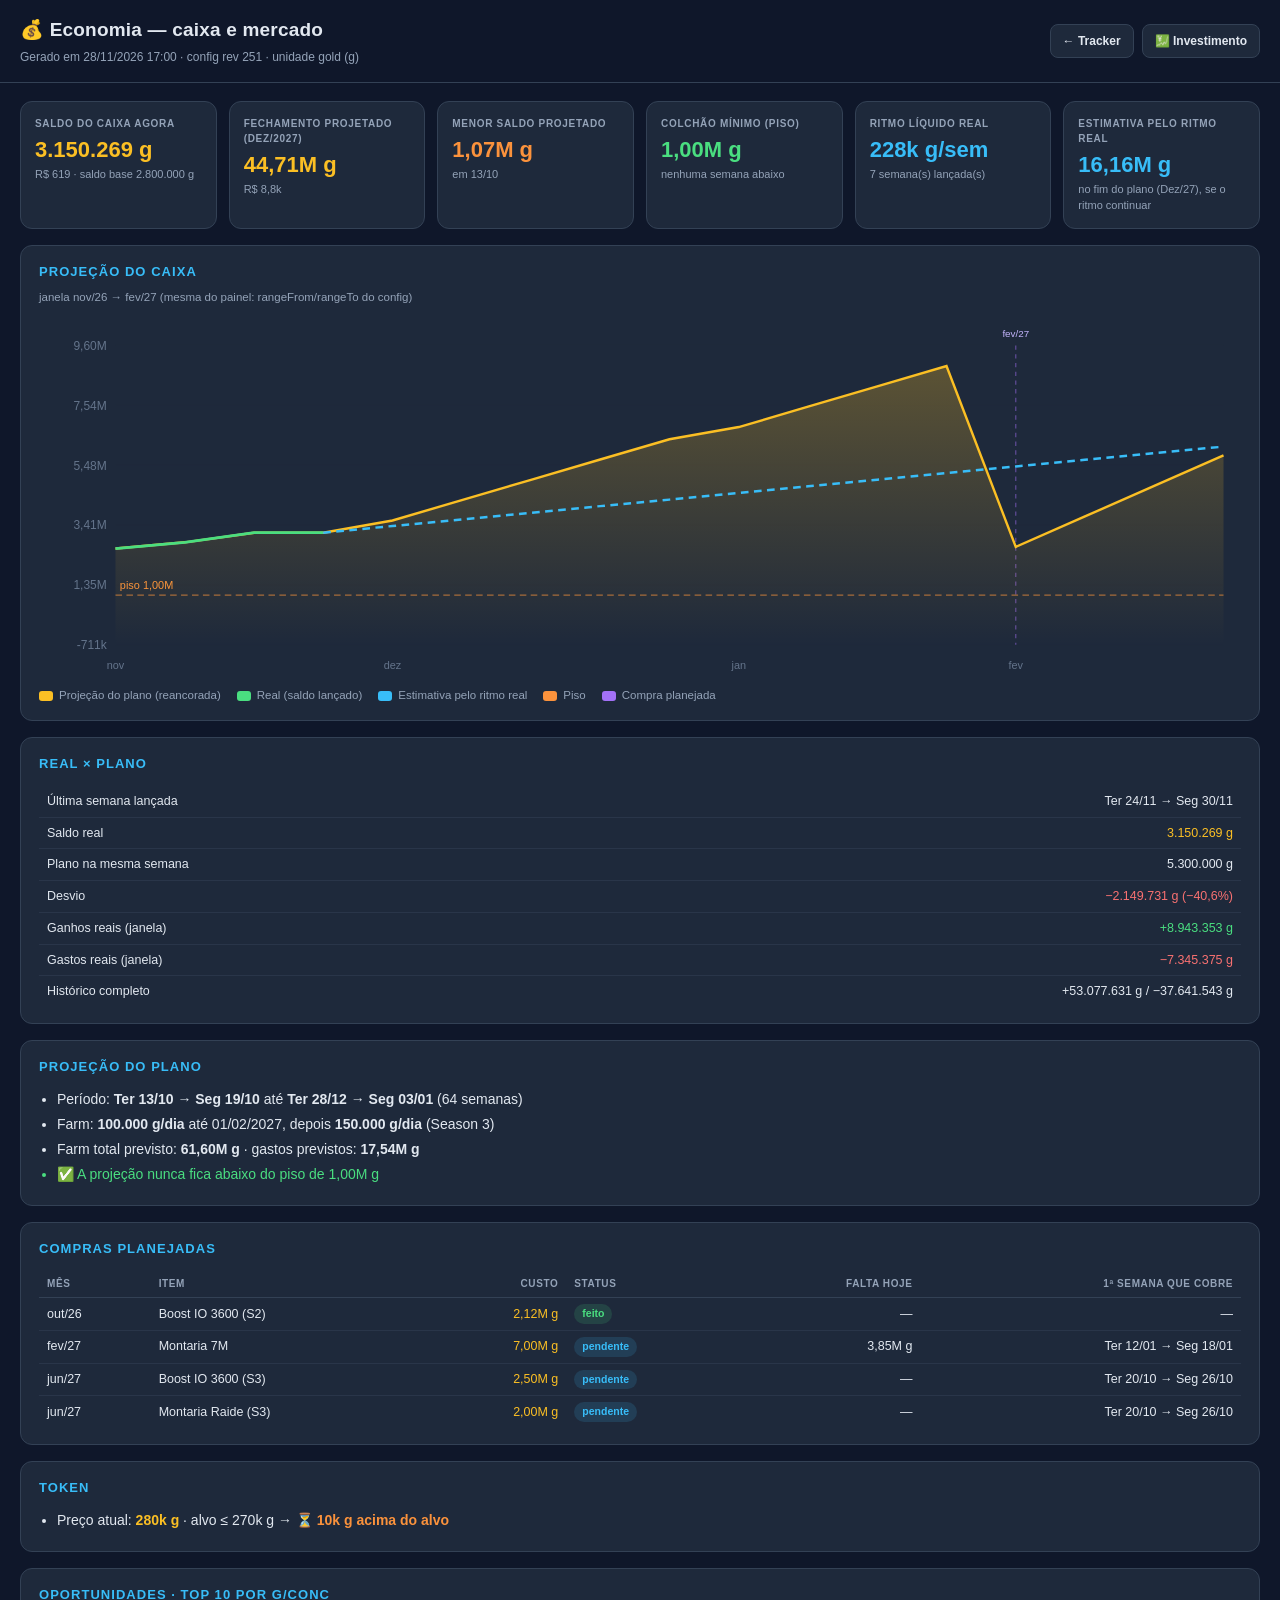
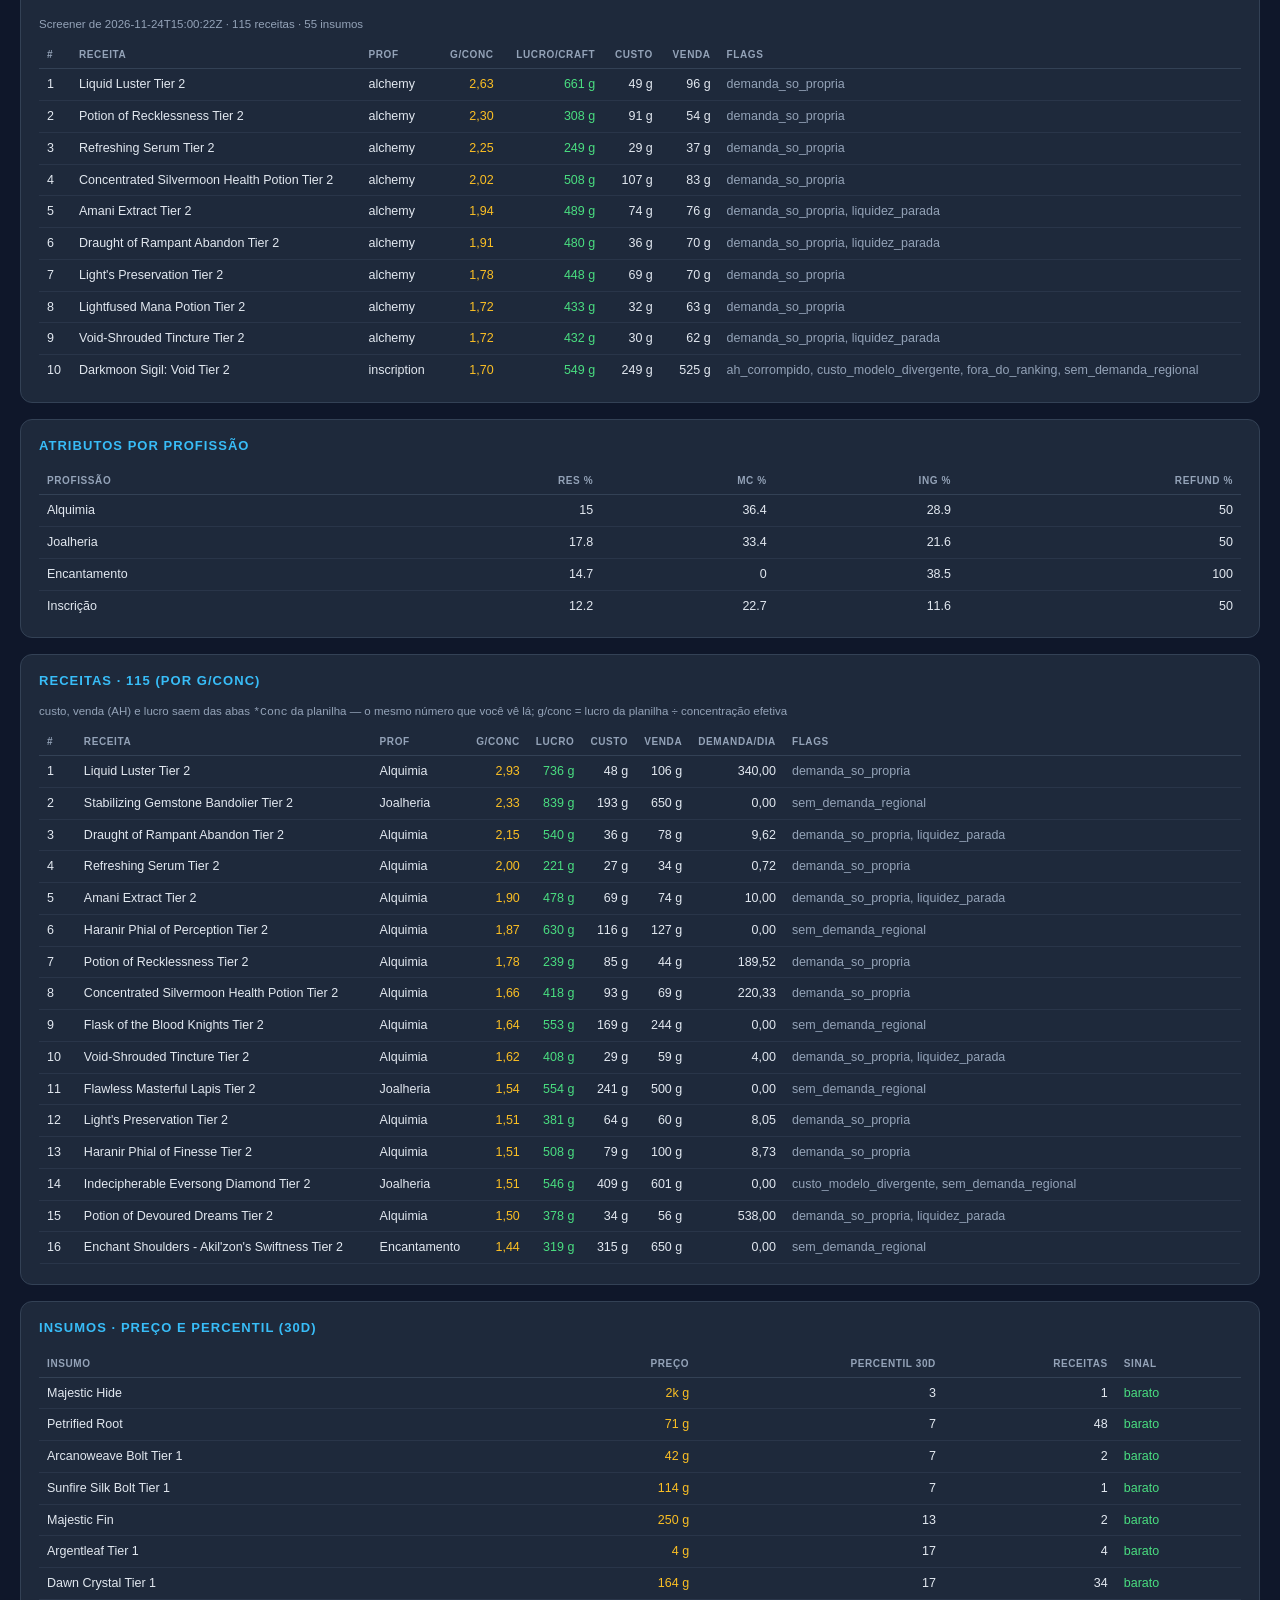
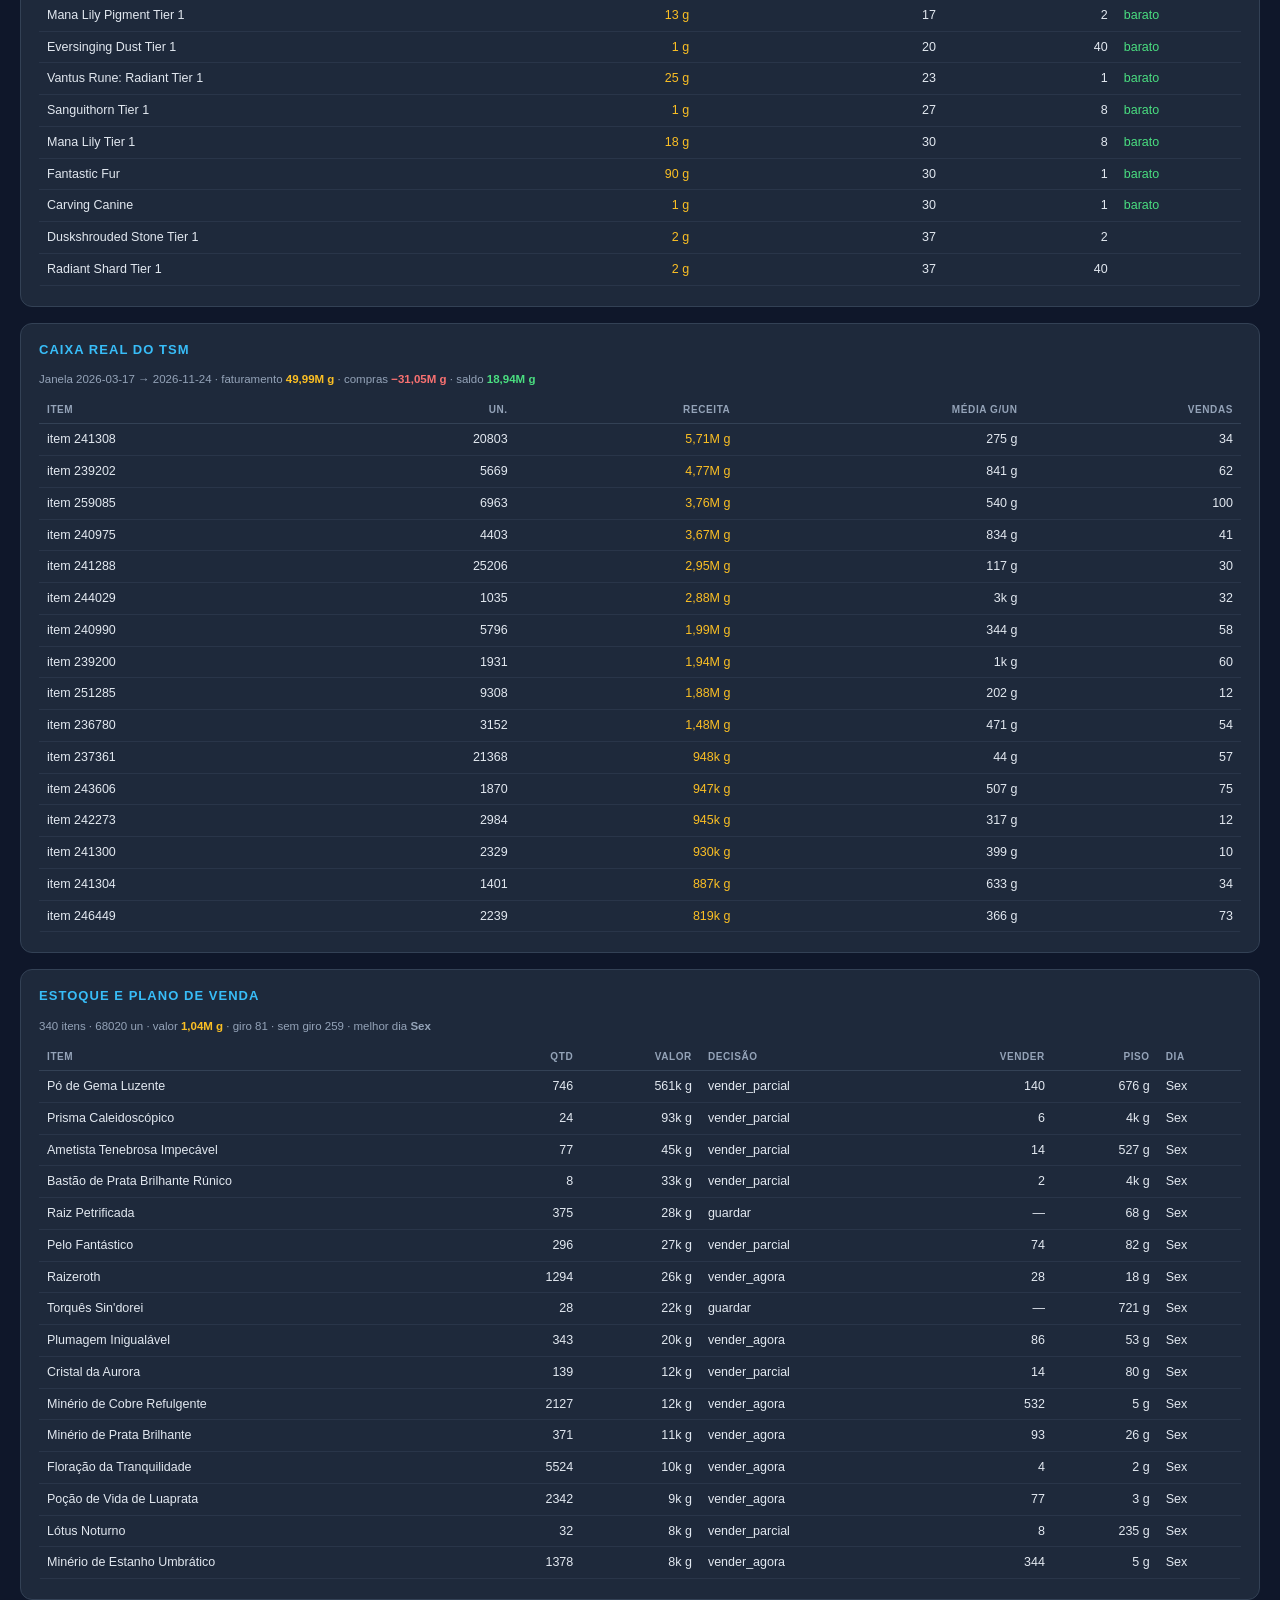
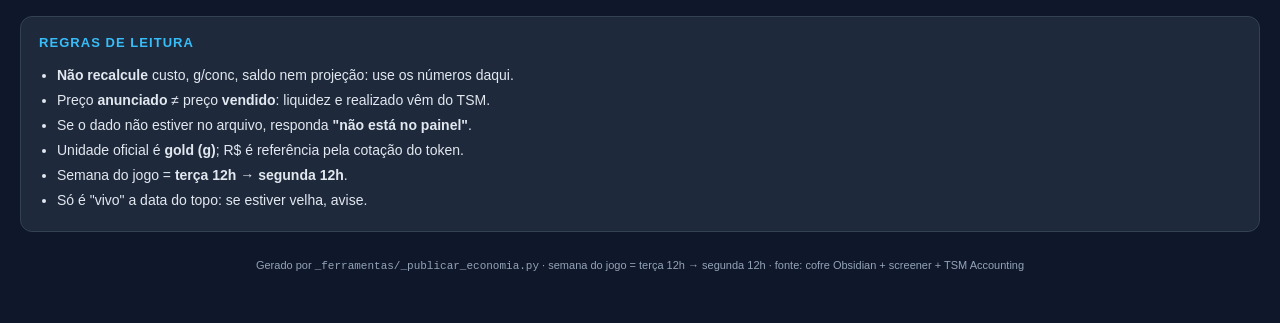
<file: economia.html>
<!DOCTYPE html><html lang="pt-BR"><head><meta charset="utf-8">
<meta name="viewport" content="width=device-width, initial-scale=1">
<title>Economia · caixa e mercado — MIDNIGHT</title>
<style>
:root{--bg:#0f172a;--card:#1e293b;--line:#334155;--txt:#e2e8f0;--dim:#94a3b8;
--sky:#38bdf8;--green:#4ade80;--red:#f87171;--amber:#fbbf24;--violet:#a371f7}
*{box-sizing:border-box}
body{margin:0;background:var(--bg);color:var(--txt);
font:14px/1.5 'Inter',-apple-system,BlinkMacSystemFont,'Segoe UI',sans-serif}
a{color:var(--sky);text-decoration:none}
header{display:flex;justify-content:space-between;gap:16px;align-items:center;
flex-wrap:wrap;padding:16px 20px;border-bottom:1px solid var(--line)}
header h1{margin:0;font-size:19px;letter-spacing:.2px}
header .sub{color:var(--dim);font-size:12px;margin-top:3px}
header nav{display:flex;gap:8px;flex-wrap:wrap}
header nav a{background:var(--card);border:1px solid var(--line);border-radius:8px;
padding:7px 12px;font-size:12px;font-weight:600;color:var(--txt)}
header nav a:hover{border-color:var(--sky);color:var(--sky)}
main{padding:18px 20px 48px;max-width:1500px;margin:0 auto}
.card{background:var(--card);border:1px solid var(--line);border-radius:12px;
padding:16px 18px;margin-bottom:16px}
.card h2{margin:0 0 12px;font-size:13px;text-transform:uppercase;letter-spacing:.08em;
color:var(--sky);font-weight:700}
.kpis{display:grid;grid-template-columns:repeat(auto-fit,minmax(190px,1fr));gap:12px;margin-bottom:16px}
.kpi{background:var(--card);border:1px solid var(--line);border-radius:12px;padding:14px}
.kpi .l{font-size:10px;text-transform:uppercase;letter-spacing:.07em;color:var(--dim);font-weight:600}
.kpi .v{font-size:22px;font-weight:700;margin-top:6px;line-height:1.15}
.kpi .n{font-size:11px;color:var(--dim);margin-top:4px}
.gold{color:var(--amber)}.pos{color:var(--green)}.neg{color:var(--red)}.warn{color:#fb923c}.sky{color:var(--sky)}
.chart{width:100%;height:auto;display:block}
.legend{display:flex;gap:16px;flex-wrap:wrap;font-size:11.5px;color:var(--dim);margin-top:10px}
.legend span{display:inline-flex;align-items:center;gap:6px}
.legend i{width:14px;height:10px;border-radius:3px;display:inline-block}
.cols{display:grid;grid-template-columns:1fr 1fr;gap:16px}
@media (max-width:900px){.cols{grid-template-columns:1fr}}
table{width:100%;border-collapse:collapse;font-size:12.5px}
th{text-align:left;font-size:10px;text-transform:uppercase;letter-spacing:.06em;
color:var(--dim);padding:6px 8px;border-bottom:1px solid var(--line);position:sticky;top:0;background:var(--card)}
td{padding:6px 8px;border-bottom:1px solid rgba(51,65,85,.55);font-variant-numeric:tabular-nums}
tr:last-child td{border-bottom:none}
td.r,th.r{text-align:right}
ul.tight{margin:0;padding-left:18px}
ul.tight li{margin:4px 0}
.pill{display:inline-block;padding:2px 8px;border-radius:999px;font-size:10.5px;font-weight:700}
.pill.ok{background:rgba(74,222,128,.14);color:var(--green)}
.pill.pend{background:rgba(56,189,248,.14);color:var(--sky)}
.pill.bad{background:rgba(248,113,113,.14);color:var(--red)}
pre.mono{background:#0b1220;border:1px solid var(--line);border-radius:10px;padding:12px;
overflow:auto;max-height:70vh;font:11px/1.35 ui-monospace,SFMono-Regular,Consolas,monospace;color:#cbd5e1}
.tbl-scroll{max-height:60vh;overflow:auto;border-radius:8px}
.tbl-scroll thead th{position:sticky;top:0;background:var(--card);z-index:1}
.dim{color:var(--dim)}
details summary{cursor:pointer;color:var(--sky);font-weight:600;font-size:12px}
footer{color:var(--dim);font-size:11px;text-align:center;margin-top:24px;line-height:1.7}
</style></head><body>
<header><div><h1>💰 Economia — caixa e mercado</h1>
<div class="sub">Gerado em 28/11/2026 17:00 · config rev 251 · unidade gold (g)</div></div>
<nav><a href="index.html">← Tracker</a><a href="investimento.html">💹 Investimento</a></nav></header>
<main>
<section class="kpis"><div class="kpi"><div class="l">Saldo do caixa agora</div><div class="v gold">3.150.269 g</div><div class="n">R$ 619 · saldo base 2.800.000 g</div></div><div class="kpi"><div class="l">Fechamento projetado (Dez/2027)</div><div class="v gold">44,71M g</div><div class="n">R$ 8,8k</div></div><div class="kpi"><div class="l">Menor saldo projetado</div><div class="v warn">1,07M g</div><div class="n">em 13/10</div></div><div class="kpi"><div class="l">Colchão mínimo (piso)</div><div class="v pos">1,00M g</div><div class="n">nenhuma semana abaixo</div></div><div class="kpi"><div class="l">Ritmo líquido real</div><div class="v sky">228k g/sem</div><div class="n">7 semana(s) lançada(s)</div></div><div class="kpi"><div class="l">Estimativa pelo ritmo real</div><div class="v sky">16,16M g</div><div class="n">no fim do plano (Dez/27), se o ritmo continuar</div></div></section>
<section class="card"><h2>Projeção do caixa</h2><div style="color:var(--dim);font-size:11.5px;margin:-4px 0 10px">janela nov/26 → fev/27 (mesma do painel: rangeFrom/rangeTo do config)</div><svg viewBox="0 0 1100 330" class="chart" role="img" aria-label="projeção do caixa"><defs><linearGradient id="gproj" x1="0" y1="0" x2="0" y2="1"><stop offset="0" stop-color="#fbbf24" stop-opacity=".28"/><stop offset="1" stop-color="#fbbf24" stop-opacity="0"/></linearGradient></defs><line x1="70" y1="300.0" x2="1084" y2="300.0" stroke="#1e293b"/><text x="62" y="304.0" fill="#64748b" font-size="11" text-anchor="end">-711k</text><line x1="70" y1="245.2" x2="1084" y2="245.2" stroke="#1e293b"/><text x="62" y="249.2" fill="#64748b" font-size="11" text-anchor="end">1,35M</text><line x1="70" y1="190.4" x2="1084" y2="190.4" stroke="#1e293b"/><text x="62" y="194.4" fill="#64748b" font-size="11" text-anchor="end">3,41M</text><line x1="70" y1="135.6" x2="1084" y2="135.6" stroke="#1e293b"/><text x="62" y="139.6" fill="#64748b" font-size="11" text-anchor="end">5,48M</text><line x1="70" y1="80.8" x2="1084" y2="80.8" stroke="#1e293b"/><text x="62" y="84.8" fill="#64748b" font-size="11" text-anchor="end">7,54M</text><line x1="70" y1="26.0" x2="1084" y2="26.0" stroke="#1e293b"/><text x="62" y="30.0" fill="#64748b" font-size="11" text-anchor="end">9,60M</text><line x1="70" y1="254.5" x2="1084" y2="254.5" stroke="#fb923c" stroke-dasharray="6 4" opacity=".6"/><text x="74" y="248.5" fill="#fb923c" font-size="10">piso 1,00M</text><line x1="893.9" y1="26" x2="893.9" y2="300" stroke="#a371f7" stroke-dasharray="4 4" opacity=".55"/><text x="893.9" y="18" fill="#c4b5fd" font-size="9" text-anchor="middle">fev/27</text><polygon points="70,300.0 70.0,211.9 133.4,206.2 196.8,197.4 260.1,197.4 323.5,186.2 386.9,167.6 450.2,149.0 513.6,130.4 577.0,111.9 640.4,100.7 703.8,82.1 767.1,63.5 830.5,44.9 893.9,210.4 957.2,182.5 1020.6,154.6 1084.0,126.7 1084.0,300.0" fill="url(#gproj)"/><polyline points="70.0,211.9 133.4,206.2 196.8,197.4 260.1,197.4 323.5,186.2 386.9,167.6 450.2,149.0 513.6,130.4 577.0,111.9 640.4,100.7 703.8,82.1 767.1,63.5 830.5,44.9 893.9,210.4 957.2,182.5 1020.6,154.6 1084.0,126.7" fill="none" stroke="#fbbf24" stroke-width="2.2"/><polyline points="70.0,211.9 133.4,206.2 196.8,197.4 260.1,197.4" fill="none" stroke="#4ade80" stroke-width="2.6"/><polyline points="260.1,197.4 323.5,191.3 386.9,185.3 450.2,179.2 513.6,173.1 577.0,167.1 640.4,161.0 703.8,154.9 767.1,148.9 830.5,142.8 893.9,136.8 957.2,130.7 1020.6,124.6 1084.0,118.6" fill="none" stroke="#38bdf8" stroke-width="2.2" stroke-dasharray="7 5"/><text x="70.0" y="322" fill="#64748b" font-size="10" text-anchor="middle">nov</text><text x="323.5" y="322" fill="#64748b" font-size="10" text-anchor="middle">dez</text><text x="640.4" y="322" fill="#64748b" font-size="10" text-anchor="middle">jan</text><text x="893.9" y="322" fill="#64748b" font-size="10" text-anchor="middle">fev</text></svg><div class="legend"><span><i style="background:#fbbf24"></i>Projeção do plano (reancorada)</span><span><i style="background:#4ade80"></i>Real (saldo lançado)</span><span><i style="background:#38bdf8"></i>Estimativa pelo ritmo real</span><span><i style="background:#fb923c"></i>Piso</span><span><i style="background:#a371f7"></i>Compra planejada</span></div></section>
<section class="card"><h2>Real × plano</h2><table><tr><td>Última semana lançada</td><td class="r">Ter 24/11 → Seg 30/11</td></tr><tr><td>Saldo real</td><td class="r gold">3.150.269 g</td></tr><tr><td>Plano na mesma semana</td><td class="r">5.300.000 g</td></tr><tr><td>Desvio</td><td class="r neg">−2.149.731 g (−40,6%)</td></tr><tr><td>Ganhos reais (janela)</td><td class="r pos">+8.943.353 g</td></tr><tr><td>Gastos reais (janela)</td><td class="r neg">−7.345.375 g</td></tr><tr><td>Histórico completo</td><td class="r">+53.077.631 g / −37.641.543 g</td></tr></table></section>
<section class="card"><h2>Projeção do plano</h2><ul class="tight"><li>Período: <b>Ter 13/10 → Seg 19/10</b> até <b>Ter 28/12 → Seg 03/01</b> (64 semanas)</li><li>Farm: <b>100.000 g/dia</b> até 01/02/2027, depois <b>150.000 g/dia</b> (Season 3)</li><li>Farm total previsto: <b>61,60M g</b> · gastos previstos: <b>17,54M g</b></li><li class="pos">✅ A projeção nunca fica abaixo do piso de 1,00M g</li></ul></section>
<section class="card"><h2>Compras planejadas</h2><table><thead><tr><th>Mês</th><th>Item</th><th class="r">Custo</th><th>Status</th><th class="r">Falta hoje</th><th class="r">1ª semana que cobre</th></tr></thead><tbody><tr><td>out/26</td><td>Boost IO 3600 (S2)</td><td class="r gold">2,12M g</td><td><span class="pill ok">feito</span></td><td class="r">—</td><td class="r">—</td></tr><tr><td>fev/27</td><td>Montaria 7M</td><td class="r gold">7,00M g</td><td><span class="pill pend">pendente</span></td><td class="r">3,85M g</td><td class="r">Ter 12/01 → Seg 18/01</td></tr><tr><td>jun/27</td><td>Boost IO 3600 (S3)</td><td class="r gold">2,50M g</td><td><span class="pill pend">pendente</span></td><td class="r">—</td><td class="r">Ter 20/10 → Seg 26/10</td></tr><tr><td>jun/27</td><td>Montaria Raide (S3)</td><td class="r gold">2,00M g</td><td><span class="pill pend">pendente</span></td><td class="r">—</td><td class="r">Ter 20/10 → Seg 26/10</td></tr></tbody></table></section>
<section class="card"><h2>Token</h2><ul class="tight"><li>Preço atual: <b class="gold">280k g</b> · alvo ≤ 270k g → <b class="warn">⏳ 10k g acima do alvo</b></li></ul></section>
<section class="card"><h2>Oportunidades · top 10 por g/conc</h2><div class="sub" style="color:var(--dim);font-size:11.5px;margin-bottom:8px">Screener de 2026-11-24T15:00:22Z · 115 receitas · 55 insumos</div><table><thead><tr><th>#</th><th>Receita</th><th>Prof</th><th class="r">g/conc</th><th class="r">lucro/craft</th><th class="r">custo</th><th class="r">venda</th><th>flags</th></tr></thead><tbody><tr><td>1</td><td>Liquid Luster Tier 2</td><td>alchemy</td><td class="r gold">2,63</td><td class="r pos">661 g</td><td class="r">49 g</td><td class="r">96 g</td><td class="dim">demanda_so_propria</td></tr><tr><td>2</td><td>Potion of Recklessness Tier 2</td><td>alchemy</td><td class="r gold">2,30</td><td class="r pos">308 g</td><td class="r">91 g</td><td class="r">54 g</td><td class="dim">demanda_so_propria</td></tr><tr><td>3</td><td>Refreshing Serum Tier 2</td><td>alchemy</td><td class="r gold">2,25</td><td class="r pos">249 g</td><td class="r">29 g</td><td class="r">37 g</td><td class="dim">demanda_so_propria</td></tr><tr><td>4</td><td>Concentrated Silvermoon Health Potion Tier 2</td><td>alchemy</td><td class="r gold">2,02</td><td class="r pos">508 g</td><td class="r">107 g</td><td class="r">83 g</td><td class="dim">demanda_so_propria</td></tr><tr><td>5</td><td>Amani Extract Tier 2</td><td>alchemy</td><td class="r gold">1,94</td><td class="r pos">489 g</td><td class="r">74 g</td><td class="r">76 g</td><td class="dim">demanda_so_propria, liquidez_parada</td></tr><tr><td>6</td><td>Draught of Rampant Abandon Tier 2</td><td>alchemy</td><td class="r gold">1,91</td><td class="r pos">480 g</td><td class="r">36 g</td><td class="r">70 g</td><td class="dim">demanda_so_propria, liquidez_parada</td></tr><tr><td>7</td><td>Light&#x27;s Preservation Tier 2</td><td>alchemy</td><td class="r gold">1,78</td><td class="r pos">448 g</td><td class="r">69 g</td><td class="r">70 g</td><td class="dim">demanda_so_propria</td></tr><tr><td>8</td><td>Lightfused Mana Potion Tier 2</td><td>alchemy</td><td class="r gold">1,72</td><td class="r pos">433 g</td><td class="r">32 g</td><td class="r">63 g</td><td class="dim">demanda_so_propria</td></tr><tr><td>9</td><td>Void-Shrouded Tincture Tier 2</td><td>alchemy</td><td class="r gold">1,72</td><td class="r pos">432 g</td><td class="r">30 g</td><td class="r">62 g</td><td class="dim">demanda_so_propria, liquidez_parada</td></tr><tr><td>10</td><td>Darkmoon Sigil: Void Tier 2</td><td>inscription</td><td class="r gold">1,70</td><td class="r pos">549 g</td><td class="r">249 g</td><td class="r">525 g</td><td class="dim">ah_corrompido, custo_modelo_divergente, fora_do_ranking, sem_demanda_regional</td></tr></tbody></table></section>
<section class="card"><h2>Atributos por profissão</h2><table><thead><tr><th>Profissão</th><th class="r">Res %</th><th class="r">MC %</th><th class="r">Ing %</th><th class="r">Refund %</th></tr></thead><tbody><tr><td>Alquimia</td><td class="r">15</td><td class="r">36.4</td><td class="r">28.9</td><td class="r">50</td></tr><tr><td>Joalheria</td><td class="r">17.8</td><td class="r">33.4</td><td class="r">21.6</td><td class="r">50</td></tr><tr><td>Encantamento</td><td class="r">14.7</td><td class="r">0</td><td class="r">38.5</td><td class="r">100</td></tr><tr><td>Inscrição</td><td class="r">12.2</td><td class="r">22.7</td><td class="r">11.6</td><td class="r">50</td></tr></tbody></table></section>
<section class="card"><h2>Receitas · 115 (por g/conc)</h2><div class="dim" style="font-size:11.5px;margin-bottom:8px">custo, venda (AH) e lucro saem das abas <code>*Conc</code> da planilha — o mesmo número que você vê lá; g/conc = lucro da planilha ÷ concentração efetiva</div><div class="tbl-scroll"><table><thead><tr><th>#</th><th>Receita</th><th>Prof</th><th class="r">g/conc</th><th class="r">lucro</th><th class="r">custo</th><th class="r">venda</th><th class="r">demanda/dia</th><th>flags</th></tr></thead><tbody><tr><td>1</td><td>Liquid Luster Tier 2</td><td>Alquimia</td><td class="r gold">2,93</td><td class="r pos">736 g</td><td class="r">48 g</td><td class="r">106 g</td><td class="r">340,00</td><td class="dim">demanda_so_propria</td></tr><tr><td>2</td><td>Stabilizing Gemstone Bandolier Tier 2</td><td>Joalheria</td><td class="r gold">2,33</td><td class="r pos">839 g</td><td class="r">193 g</td><td class="r">650 g</td><td class="r">0,00</td><td class="dim">sem_demanda_regional</td></tr><tr><td>3</td><td>Draught of Rampant Abandon Tier 2</td><td>Alquimia</td><td class="r gold">2,15</td><td class="r pos">540 g</td><td class="r">36 g</td><td class="r">78 g</td><td class="r">9,62</td><td class="dim">demanda_so_propria, liquidez_parada</td></tr><tr><td>4</td><td>Refreshing Serum Tier 2</td><td>Alquimia</td><td class="r gold">2,00</td><td class="r pos">221 g</td><td class="r">27 g</td><td class="r">34 g</td><td class="r">0,72</td><td class="dim">demanda_so_propria</td></tr><tr><td>5</td><td>Amani Extract Tier 2</td><td>Alquimia</td><td class="r gold">1,90</td><td class="r pos">478 g</td><td class="r">69 g</td><td class="r">74 g</td><td class="r">10,00</td><td class="dim">demanda_so_propria, liquidez_parada</td></tr><tr><td>6</td><td>Haranir Phial of Perception Tier 2</td><td>Alquimia</td><td class="r gold">1,87</td><td class="r pos">630 g</td><td class="r">116 g</td><td class="r">127 g</td><td class="r">0,00</td><td class="dim">sem_demanda_regional</td></tr><tr><td>7</td><td>Potion of Recklessness Tier 2</td><td>Alquimia</td><td class="r gold">1,78</td><td class="r pos">239 g</td><td class="r">85 g</td><td class="r">44 g</td><td class="r">189,52</td><td class="dim">demanda_so_propria</td></tr><tr><td>8</td><td>Concentrated Silvermoon Health Potion Tier 2</td><td>Alquimia</td><td class="r gold">1,66</td><td class="r pos">418 g</td><td class="r">93 g</td><td class="r">69 g</td><td class="r">220,33</td><td class="dim">demanda_so_propria</td></tr><tr><td>9</td><td>Flask of the Blood Knights Tier 2</td><td>Alquimia</td><td class="r gold">1,64</td><td class="r pos">553 g</td><td class="r">169 g</td><td class="r">244 g</td><td class="r">0,00</td><td class="dim">sem_demanda_regional</td></tr><tr><td>10</td><td>Void-Shrouded Tincture Tier 2</td><td>Alquimia</td><td class="r gold">1,62</td><td class="r pos">408 g</td><td class="r">29 g</td><td class="r">59 g</td><td class="r">4,00</td><td class="dim">demanda_so_propria, liquidez_parada</td></tr><tr><td>11</td><td>Flawless Masterful Lapis Tier 2</td><td>Joalheria</td><td class="r gold">1,54</td><td class="r pos">554 g</td><td class="r">241 g</td><td class="r">500 g</td><td class="r">0,00</td><td class="dim">sem_demanda_regional</td></tr><tr><td>12</td><td>Light&#x27;s Preservation Tier 2</td><td>Alquimia</td><td class="r gold">1,51</td><td class="r pos">381 g</td><td class="r">64 g</td><td class="r">60 g</td><td class="r">8,05</td><td class="dim">demanda_so_propria</td></tr><tr><td>13</td><td>Haranir Phial of Finesse Tier 2</td><td>Alquimia</td><td class="r gold">1,51</td><td class="r pos">508 g</td><td class="r">79 g</td><td class="r">100 g</td><td class="r">8,73</td><td class="dim">demanda_so_propria</td></tr><tr><td>14</td><td>Indecipherable Eversong Diamond Tier 2</td><td>Joalheria</td><td class="r gold">1,51</td><td class="r pos">546 g</td><td class="r">409 g</td><td class="r">601 g</td><td class="r">0,00</td><td class="dim">custo_modelo_divergente, sem_demanda_regional</td></tr><tr><td>15</td><td>Potion of Devoured Dreams Tier 2</td><td>Alquimia</td><td class="r gold">1,50</td><td class="r pos">378 g</td><td class="r">34 g</td><td class="r">56 g</td><td class="r">538,00</td><td class="dim">demanda_so_propria, liquidez_parada</td></tr><tr><td>16</td><td>Enchant Shoulders - Akil&#x27;zon&#x27;s Swiftness Tier 2</td><td>Encantamento</td><td class="r gold">1,44</td><td class="r pos">319 g</td><td class="r">315 g</td><td class="r">650 g</td><td class="r">0,00</td><td class="dim">sem_demanda_regional</td></tr><tr><td>17</td><td>Flask of Thalassian Resistance Tier 2</td><td>Alquimia</td><td class="r gold">1,39</td><td class="r pos">469 g</td><td class="r">250 g</td><td class="r">243 g</td><td class="r">0,00</td><td class="dim">sem_demanda_regional</td></tr><tr><td>18</td><td>Flask of the Shattered Sun Tier 2</td><td>Alquimia</td><td class="r gold">1,38</td><td class="r pos">467 g</td><td class="r">276 g</td><td class="r">251 g</td><td class="r">6,00</td><td class="dim">demanda_so_propria</td></tr><tr><td>19</td><td>Prismatic Focusing Iris Tier 2</td><td>Joalheria</td><td class="r gold">1,35</td><td class="r pos">485 g</td><td class="r">152 g</td><td class="r">401 g</td><td class="r">0,00</td><td class="dim">custo_modelo_divergente, sem_demanda_regional</td></tr><tr><td>20</td><td>Flask of the Magisters Tier 2</td><td>Alquimia</td><td class="r gold">1,32</td><td class="r pos">445 g</td><td class="r">165 g</td><td class="r">206 g</td><td class="r">0,00</td><td class="dim">sem_demanda_regional</td></tr><tr><td>21</td><td>Lightfused Mana Potion Tier 2</td><td>Alquimia</td><td class="r gold">1,29</td><td class="r pos">323 g</td><td class="r">31 g</td><td class="r">48 g</td><td class="r">1,83</td><td class="dim">demanda_so_propria</td></tr><tr><td>22</td><td>Silvermoon Health Potion Tier 2</td><td>Alquimia</td><td class="r gold">1,26</td><td class="r pos">318 g</td><td class="r">23 g</td><td class="r">46 g</td><td class="r">8,41</td><td class="dim">demanda_so_propria, liquidez_parada</td></tr><tr><td>23</td><td>Darkmoon Sigil: Blood Tier 2</td><td>Inscrição</td><td class="r gold">1,19</td><td class="r pos">384 g</td><td class="r">224 g</td><td class="r">400 g</td><td class="r">0,00</td><td class="dim">custo_modelo_divergente, sem_demanda_regional</td></tr><tr><td>24</td><td>Haranir Phial of Ingenuity Tier 2</td><td>Alquimia</td><td class="r gold">1,18</td><td class="r pos">396 g</td><td class="r">33 g</td><td class="r">73 g</td><td class="r">0,00</td><td class="dim">sem_demanda_regional</td></tr><tr><td>25</td><td>Light&#x27;s Potential Tier 2</td><td>Alquimia</td><td class="r gold">1,14</td><td class="r pos">286 g</td><td class="r">75 g</td><td class="r">49 g</td><td class="r">111,81</td><td class="dim">demanda_so_propria</td></tr><tr><td>26</td><td>Darkmoon Sigil: Hunt Tier 2</td><td>Inscrição</td><td class="r gold">1,12</td><td class="r pos">363 g</td><td class="r">242 g</td><td class="r">398 g</td><td class="r">0,00</td><td class="dim">ah_corrompido, custo_modelo_divergente, fora_do_ranking, sem_demanda_regional</td></tr><tr><td>27</td><td>Stoic Eversong Diamond Tier 2</td><td>Joalheria</td><td class="r gold">1,04</td><td class="r pos">376 g</td><td class="r">409 g</td><td class="r">494 g</td><td class="r">0,00</td><td class="dim">custo_modelo_divergente, sem_demanda_regional</td></tr><tr><td>28</td><td>Darkmoon Sigil: Rot Tier 2</td><td>Inscrição</td><td class="r gold">1,00</td><td class="r pos">323 g</td><td class="r">199 g</td><td class="r">343 g</td><td class="r">0,00</td><td class="dim">custo_modelo_divergente, sem_demanda_regional</td></tr><tr><td>29</td><td>Flawless Versatile Amethyst Tier 2</td><td>Joalheria</td><td class="r gold">0,99</td><td class="r pos">358 g</td><td class="r">236 g</td><td class="r">374 g</td><td class="r">0,00</td><td class="dim">sem_demanda_regional</td></tr><tr><td>30</td><td>Flawless Versatile Peridot Tier 2</td><td>Joalheria</td><td class="r gold">0,91</td><td class="r pos">328 g</td><td class="r">242 g</td><td class="r">359 g</td><td class="r">0,00</td><td class="dim">sem_demanda_regional</td></tr><tr><td>31</td><td>Kaleidoscopic Prism Tier 2</td><td>Joalheria</td><td class="r gold">0,89</td><td class="r pos">258 g</td><td class="r">466 g</td><td class="r">456 g</td><td class="r">21,30</td><td class="dim">demanda_so_propria</td></tr><tr><td>32</td><td>Flawless Masterful Peridot Tier 2</td><td>Joalheria</td><td class="r gold">0,88</td><td class="r pos">316 g</td><td class="r">242 g</td><td class="r">351 g</td><td class="r">0,00</td><td class="dim">sem_demanda_regional</td></tr><tr><td>33</td><td>Alluring Nostrum Tier 2</td><td>Alquimia</td><td class="r gold">0,84</td><td class="r pos">211 g</td><td class="r">51 g</td><td class="r">35 g</td><td class="r">0,00</td><td class="dim">sem_demanda_regional</td></tr><tr><td>34</td><td>Flawless Quick Amethyst Tier 2</td><td>Joalheria</td><td class="r gold">0,83</td><td class="r pos">298 g</td><td class="r">236 g</td><td class="r">336 g</td><td class="r">4,00</td><td class="dim">demanda_so_propria</td></tr><tr><td>35</td><td>Flawless Deadly Peridot Tier 2</td><td>Joalheria</td><td class="r gold">0,82</td><td class="r pos">294 g</td><td class="r">242 g</td><td class="r">337 g</td><td class="r">0,00</td><td class="dim">sem_demanda_regional</td></tr><tr><td>36</td><td>Enlightenment Tonic Tier 2</td><td>Alquimia</td><td class="r gold">0,81</td><td class="r pos">90 g</td><td class="r">18 g</td><td class="r">15 g</td><td class="r">0,00</td><td class="dim">sem_demanda_regional</td></tr><tr><td>37</td><td>Sin&#x27;dorei Lens Tier 2</td><td>Joalheria</td><td class="r gold">0,81</td><td class="r pos">233 g</td><td class="r">50 g</td><td class="r">178 g</td><td class="r">1,50</td><td class="dim">demanda_so_propria</td></tr><tr><td>38</td><td>Enchant Helm - Empowered Hex of Leeching Tier 2</td><td>Encantamento</td><td class="r gold">0,81</td><td class="r pos">180 g</td><td class="r">400 g</td><td class="r">601 g</td><td class="r">0,00</td><td class="dim">sem_demanda_regional</td></tr><tr><td>39</td><td>Flawless Deadly Garnet Tier 2</td><td>Joalheria</td><td class="r gold">0,81</td><td class="r pos">290 g</td><td class="r">242 g</td><td class="r">335 g</td><td class="r">0,00</td><td class="dim">sem_demanda_regional</td></tr><tr><td>40</td><td>Enchant Boots - Farstrider&#x27;s Hunt Tier 2</td><td>Encantamento</td><td class="r gold">0,79</td><td class="r pos">174 g</td><td class="r">309 g</td><td class="r">500 g</td><td class="r">0,00</td><td class="dim">sem_demanda_regional</td></tr><tr><td>41</td><td>Flawless Deadly Amethyst Tier 2</td><td>Joalheria</td><td class="r gold">0,78</td><td class="r pos">281 g</td><td class="r">236 g</td><td class="r">326 g</td><td class="r">10,00</td><td class="dim">demanda_so_propria, liquidez_parada</td></tr><tr><td>42</td><td>Thalassian Missive of the Harmonious Tier 2</td><td>Inscrição</td><td class="r gold">0,78</td><td class="r pos">237 g</td><td class="r">49 g</td><td class="r">189 g</td><td class="r">2,75</td><td class="dim">demanda_so_propria, liquidez_parada</td></tr><tr><td>43</td><td>Enchant Tool - Amani Perception Tier 2</td><td>Encantamento</td><td class="r gold">0,78</td><td class="r pos">172 g</td><td class="r">410 g</td><td class="r">604 g</td><td class="r">0,62</td><td class="dim">demanda_so_propria, liquidez_parada</td></tr><tr><td>44</td><td>Enchant Shoulders - Silvermoon&#x27;s Mending Tier 2</td><td>Encantamento</td><td class="r gold">0,77</td><td class="r pos">171 g</td><td class="r">313 g</td><td class="r">501 g</td><td class="r">0,46</td><td class="dim">demanda_so_propria, liquidez_parada</td></tr><tr><td>45</td><td>Flawless Masterful Garnet Tier 2</td><td>Joalheria</td><td class="r gold">0,75</td><td class="r pos">272 g</td><td class="r">242 g</td><td class="r">323 g</td><td class="r">0,00</td><td class="dim">sem_demanda_regional</td></tr><tr><td>46</td><td>Flawless Quick Peridot Tier 2</td><td>Joalheria</td><td class="r gold">0,75</td><td class="r pos">272 g</td><td class="r">242 g</td><td class="r">323 g</td><td class="r">0,00</td><td class="dim">sem_demanda_regional</td></tr><tr><td>47</td><td>Darkmoon Sigil: Void Tier 2</td><td>Inscrição</td><td class="r gold">0,74</td><td class="r pos">240 g</td><td class="r">212 g</td><td class="r">297 g</td><td class="r">0,00</td><td class="dim">ah_corrompido, custo_modelo_divergente, fora_do_ranking, sem_demanda_regional</td></tr><tr><td>48</td><td>Flawless Masterful Amethyst Tier 2</td><td>Joalheria</td><td class="r gold">0,72</td><td class="r pos">260 g</td><td class="r">236 g</td><td class="r">312 g</td><td class="r">0,00</td><td class="dim">sem_demanda_regional</td></tr><tr><td>49</td><td>Sunglass Vial Tier 2</td><td>Joalheria</td><td class="r gold">0,72</td><td class="r pos">208 g</td><td class="r">31 g</td><td class="r">151 g</td><td class="r">22,36</td><td class="dim">demanda_so_propria</td></tr><tr><td>50</td><td>Flawless Deadly Lapis Tier 2</td><td>Joalheria</td><td class="r gold">0,72</td><td class="r pos">259 g</td><td class="r">241 g</td><td class="r">315 g</td><td class="r">0,00</td><td class="dim">sem_demanda_regional</td></tr><tr><td>51</td><td>Enchant Boots - Shaladrassil&#x27;s Roots Tier 2</td><td>Encantamento</td><td class="r gold">0,72</td><td class="r pos">160 g</td><td class="r">528 g</td><td class="r">716 g</td><td class="r">4,23</td><td class="dim">demanda_so_propria</td></tr><tr><td>52</td><td>Flawless Quick Lapis Tier 2</td><td>Joalheria</td><td class="r gold">0,71</td><td class="r pos">257 g</td><td class="r">241 g</td><td class="r">314 g</td><td class="r">2,00</td><td class="dim">demanda_so_propria, liquidez_parada</td></tr><tr><td>53</td><td>Enchant Weapon - Worldsoul Cradle Tier 2</td><td>Encantamento</td><td class="r gold">0,71</td><td class="r pos">158 g</td><td class="r">514 g</td><td class="r">699 g</td><td class="r">0,00</td><td class="dim">sem_demanda_regional</td></tr><tr><td>54</td><td>Powerful Eversong Diamond Tier 2</td><td>Joalheria</td><td class="r gold">0,67</td><td class="r pos">243 g</td><td class="r">409 g</td><td class="r">410 g</td><td class="r">0,00</td><td class="dim">custo_modelo_divergente, sem_demanda_regional</td></tr><tr><td>55</td><td>Flawless Versatile Garnet Tier 2</td><td>Joalheria</td><td class="r gold">0,65</td><td class="r pos">233 g</td><td class="r">242 g</td><td class="r">299 g</td><td class="r">6,00</td><td class="dim">demanda_so_propria</td></tr><tr><td>56</td><td>Flawless Quick Garnet Tier 2</td><td>Joalheria</td><td class="r gold">0,64</td><td class="r pos">229 g</td><td class="r">242 g</td><td class="r">297 g</td><td class="r">2,00</td><td class="dim">demanda_so_propria, liquidez_parada</td></tr><tr><td>57</td><td>Telluric Eversong Diamond Tier 2</td><td>Joalheria</td><td class="r gold">0,58</td><td class="r pos">208 g</td><td class="r">409 g</td><td class="r">389 g</td><td class="r">0,00</td><td class="dim">custo_modelo_divergente, sem_demanda_regional</td></tr><tr><td>58</td><td>Thalassian Missive of Ingenuity Tier 2</td><td>Inscrição</td><td class="r gold">0,53</td><td class="r pos">163 g</td><td class="r">50 g</td><td class="r">140 g</td><td class="r">0,00</td><td class="dim">sem_demanda_regional</td></tr><tr><td>59</td><td>Flawless Versatile Lapis Tier 2</td><td>Joalheria</td><td class="r gold">0,53</td><td class="r pos">190 g</td><td class="r">241 g</td><td class="r">272 g</td><td class="r">0,00</td><td class="dim">sem_demanda_regional</td></tr><tr><td>60</td><td>Thalassian Missive of the Fireflash Tier 2</td><td>Inscrição</td><td class="r gold">0,49</td><td class="r pos">150 g</td><td class="r">50 g</td><td class="r">131 g</td><td class="r">6,00</td><td class="dim">demanda_so_propria, liquidez_parada</td></tr><tr><td>61</td><td>Sienna Ink Tier 2</td><td>Inscrição</td><td class="r gold">0,49</td><td class="r pos">153 g</td><td class="r">83 g</td><td class="r">79 g</td><td class="r">0,00</td><td class="dim">sem_demanda_regional</td></tr><tr><td>62</td><td>Enchant Tool - Amani Resourcefulness Tier 2</td><td>Encantamento</td><td class="r gold">0,46</td><td class="r pos">102 g</td><td class="r">410 g</td><td class="r">534 g</td><td class="r">0,00</td><td class="dim">sem_demanda_regional</td></tr><tr><td>63</td><td>Thalassian Missive of the Feverflare Tier 2</td><td>Inscrição</td><td class="r gold">0,45</td><td class="r pos">137 g</td><td class="r">50 g</td><td class="r">123 g</td><td class="r">1,60</td><td class="dim">demanda_so_propria, liquidez_parada</td></tr><tr><td>64</td><td>Thalassian Missive of Crafting Speed Tier 2</td><td>Inscrição</td><td class="r gold">0,43</td><td class="r pos">133 g</td><td class="r">50 g</td><td class="r">120 g</td><td class="r">0,00</td><td class="dim">sem_demanda_regional</td></tr><tr><td>65</td><td>Thalassian Missive of Perception Tier 2</td><td>Inscrição</td><td class="r gold">0,43</td><td class="r pos">132 g</td><td class="r">50 g</td><td class="r">119 g</td><td class="r">0,00</td><td class="dim">sem_demanda_regional</td></tr><tr><td>66</td><td>Thalassian Missive of the Aurora Tier 2</td><td>Inscrição</td><td class="r gold">0,43</td><td class="r pos">133 g</td><td class="r">50 g</td><td class="r">120 g</td><td class="r">3,25</td><td class="dim">demanda_so_propria, liquidez_parada</td></tr><tr><td>67</td><td>Thalassian Missive of the Quickblade Tier 2</td><td>Inscrição</td><td class="r gold">0,42</td><td class="r pos">128 g</td><td class="r">49 g</td><td class="r">117 g</td><td class="r">0,00</td><td class="dim">sem_demanda_regional</td></tr><tr><td>68</td><td>Thalassian Missive of the Peerless Tier 2</td><td>Inscrição</td><td class="r gold">0,42</td><td class="r pos">129 g</td><td class="r">49 g</td><td class="r">118 g</td><td class="r">6,50</td><td class="dim">demanda_so_propria, liquidez_parada</td></tr><tr><td>69</td><td>Contract: The Hara&#x27;ti Tier 2</td><td>Inscrição</td><td class="r gold">0,41</td><td class="r pos">166 g</td><td class="r">27 g</td><td class="r">127 g</td><td class="r">0,00</td><td class="dim">sem_demanda_regional</td></tr><tr><td>70</td><td>Munsell Ink Tier 2</td><td>Inscrição</td><td class="r gold">0,41</td><td class="r pos">129 g</td><td class="r">62 g</td><td class="r">64 g</td><td class="r">0,80</td><td class="dim">demanda_so_propria</td></tr><tr><td>71</td><td>Codified Azeroot Tier 2</td><td>Inscrição</td><td class="r gold">0,41</td><td class="r pos">126 g</td><td class="r">132 g</td><td class="r">170 g</td><td class="r">1,33</td><td class="dim">demanda_so_propria, liquidez_parada</td></tr><tr><td>72</td><td>Thalassian Missive of Deftness Tier 2</td><td>Inscrição</td><td class="r gold">0,40</td><td class="r pos">124 g</td><td class="r">50 g</td><td class="r">114 g</td><td class="r">0,00</td><td class="dim">sem_demanda_regional</td></tr><tr><td>73</td><td>Enchant Weapon - Acuity of the Ren&#x27;dorei Tier 2</td><td>Encantamento</td><td class="r gold">0,39</td><td class="r pos">86 g</td><td class="r">632 g</td><td class="r">752 g</td><td class="r">6,24</td><td class="dim">demanda_so_propria</td></tr><tr><td>74</td><td>Enchant Tool - Sin&#x27;dorei Deftness Tier 2</td><td>Encantamento</td><td class="r gold">0,38</td><td class="r pos">84 g</td><td class="r">632 g</td><td class="r">750 g</td><td class="r">0,00</td><td class="dim">sem_demanda_regional</td></tr><tr><td>75</td><td>Enchant Chest - Mark of the Magister Tier 2</td><td>Encantamento</td><td class="r gold">0,37</td><td class="r pos">81 g</td><td class="r">473 g</td><td class="r">579 g</td><td class="r">0,00</td><td class="dim">sem_demanda_regional</td></tr><tr><td>76</td><td>Enchant Helm - Empowered Rune of Avoidance Tier 2</td><td>Encantamento</td><td class="r gold">0,36</td><td class="r pos">79 g</td><td class="r">399 g</td><td class="r">499 g</td><td class="r">0,00</td><td class="dim">sem_demanda_regional</td></tr><tr><td>77</td><td>Contract: The Singularity Tier 2</td><td>Inscrição</td><td class="r gold">0,35</td><td class="r pos">144 g</td><td class="r">26 g</td><td class="r">112 g</td><td class="r">0,00</td><td class="dim">ah_corrompido, fora_do_ranking, sem_demanda_regional, sem_estoque_agora</td></tr><tr><td>78</td><td>Enchant Ring - Eyes of the Eagle Tier 2</td><td>Encantamento</td><td class="r gold">0,35</td><td class="r pos">77 g</td><td class="r">306 g</td><td class="r">399 g</td><td class="r">0,00</td><td class="dim">sem_demanda_regional</td></tr><tr><td>79</td><td>Soul Cipher Tier 2</td><td>Inscrição</td><td class="r gold">0,35</td><td class="r pos">106 g</td><td class="r">27 g</td><td class="r">60 g</td><td class="r">0,00</td><td class="dim">sem_demanda_regional</td></tr><tr><td>80</td><td>Thalassian Missive of Finesse Tier 2</td><td>Inscrição</td><td class="r gold">0,34</td><td class="r pos">103 g</td><td class="r">50 g</td><td class="r">101 g</td><td class="r">0,00</td><td class="dim">sem_demanda_regional</td></tr><tr><td>81</td><td>Potion of Zealotry Tier 2</td><td>Alquimia</td><td class="r gold">0,33</td><td class="r pos">82 g</td><td class="r">169 g</td><td class="r">34 g</td><td class="r">8,00</td><td class="dim">demanda_so_propria, liquidez_parada</td></tr><tr><td>82</td><td>Enchant Tool - Haranir Multicrafting Tier 2</td><td>Encantamento</td><td class="r gold">0,33</td><td class="r pos">74 g</td><td class="r">638 g</td><td class="r">745 g</td><td class="r">1,50</td><td class="dim">demanda_so_propria, liquidez_parada</td></tr><tr><td>83</td><td>Thalassian Missive of Resourcefulness Tier 2</td><td>Inscrição</td><td class="r gold">0,33</td><td class="r pos">99 g</td><td class="r">50 g</td><td class="r">98 g</td><td class="r">0,00</td><td class="dim">sem_demanda_regional</td></tr><tr><td>84</td><td>Enchant Helm - Hex of Leeching Tier 2</td><td>Encantamento</td><td class="r gold">0,33</td><td class="r pos">72 g</td><td class="r">26 g</td><td class="r">100 g</td><td class="r">0,00</td><td class="dim">ah_corrompido, fora_do_ranking, sem_demanda_regional</td></tr><tr><td>85</td><td>Enchant Tool - Ren&#x27;dorei Ingenuity Tier 2</td><td>Encantamento</td><td class="r gold">0,32</td><td class="r pos">70 g</td><td class="r">607 g</td><td class="r">709 g</td><td class="r">0,00</td><td class="dim">sem_demanda_regional</td></tr><tr><td>86</td><td>Thalassian Missive of Multicraft Tier 2</td><td>Inscrição</td><td class="r gold">0,32</td><td class="r pos">98 g</td><td class="r">50 g</td><td class="r">97 g</td><td class="r">0,02</td><td class="dim">demanda_so_propria</td></tr><tr><td>87</td><td>Enchant Weapon - Rite of the Hash&#x27;ey Tier 2</td><td>Encantamento</td><td class="r gold">0,31</td><td class="r pos">69 g</td><td class="r">540 g</td><td class="r">637 g</td><td class="r">0,00</td><td class="dim">sem_demanda_regional</td></tr><tr><td>88</td><td>Enchant Shoulders - Amirdrassil&#x27;s Grace Tier 2</td><td>Encantamento</td><td class="r gold">0,29</td><td class="r pos">64 g</td><td class="r">404 g</td><td class="r">490 g</td><td class="r">0,00</td><td class="dim">sem_demanda_regional</td></tr><tr><td>89</td><td>Enchant Helm - Empowered Blessing of Speed Tier 2</td><td>Encantamento</td><td class="r gold">0,26</td><td class="r pos">58 g</td><td class="r">404 g</td><td class="r">484 g</td><td class="r">4,00</td><td class="dim">demanda_so_propria, liquidez_parada</td></tr><tr><td>90</td><td>Enchant Ring - Silvermoon&#x27;s Tenacity Tier 2</td><td>Encantamento</td><td class="r gold">0,26</td><td class="r pos">57 g</td><td class="r">245 g</td><td class="r">315 g</td><td class="r">0,00</td><td class="dim">sem_demanda_regional</td></tr><tr><td>91</td><td>Contract: The Amani Tribe Tier 2</td><td>Inscrição</td><td class="r gold">0,21</td><td class="r pos">85 g</td><td class="r">26 g</td><td class="r">73 g</td><td class="r">0,00</td><td class="dim">sem_demanda_regional</td></tr><tr><td>92</td><td>Contract: The Silvermoon Court Tier 2</td><td>Inscrição</td><td class="r gold">0,20</td><td class="r pos">80 g</td><td class="r">27 g</td><td class="r">70 g</td><td class="r">0,00</td><td class="dim">ah_corrompido, fora_do_ranking, sem_demanda_regional</td></tr><tr><td>93</td><td>Contract: Zul&#x27;jarra&#x27;s Forces Tier 2</td><td>Inscrição</td><td class="r gold">0,20</td><td class="r pos">81 g</td><td class="r">59 g</td><td class="r">92 g</td><td class="r">0,00</td><td class="dim">sem_demanda_regional</td></tr><tr><td>94</td><td>Enchant Ring - Zul&#x27;jin&#x27;s Mastery Tier 2</td><td>Encantamento</td><td class="r gold">0,18</td><td class="r pos">41 g</td><td class="r">247 g</td><td class="r">300 g</td><td class="r">0,00</td><td class="dim">sem_demanda_regional</td></tr><tr><td>95</td><td>Enchant Ring - Silvermoon&#x27;s Alacrity Tier 2</td><td>Encantamento</td><td class="r gold">0,18</td><td class="r pos">40 g</td><td class="r">245 g</td><td class="r">299 g</td><td class="r">0,00</td><td class="dim">sem_demanda_regional</td></tr><tr><td>96</td><td>Vantus Rune: Tides Tier 2</td><td>Inscrição</td><td class="r gold">0,18</td><td class="r pos">157 g</td><td class="r">124 g</td><td class="r">185 g</td><td class="r">0,00</td><td class="dim">sem_demanda_regional</td></tr><tr><td>97</td><td>Enchant Ring - Nature&#x27;s Fury Tier 2</td><td>Encantamento</td><td class="r gold">0,17</td><td class="r pos">37 g</td><td class="r">250 g</td><td class="r">300 g</td><td class="r">0,00</td><td class="dim">sem_demanda_regional</td></tr><tr><td>98</td><td>Enchant Boots - Lynx&#x27;s Dexterity Tier 2</td><td>Encantamento</td><td class="r gold">0,08</td><td class="r pos">18 g</td><td class="r">244 g</td><td class="r">275 g</td><td class="r">1,00</td><td class="dim">demanda_so_propria</td></tr><tr><td>99</td><td>Vantus Rune: Radiant Tier 2</td><td>Inscrição</td><td class="r gold">0,06</td><td class="r pos">49 g</td><td class="r">103 g</td><td class="r">100 g</td><td class="r">0,00</td><td class="dim">sem_demanda_regional</td></tr><tr><td>100</td><td>Enchant Shoulders - Flight of the Eagle Tier 2</td><td>Encantamento</td><td class="r gold">0,05</td><td class="r pos">10 g</td><td class="r">26 g</td><td class="r">38 g</td><td class="r">0,00</td><td class="dim">sem_demanda_regional</td></tr><tr><td>101</td><td>Enchant Weapon - Berserker&#x27;s Rage Tier 2</td><td>Encantamento</td><td class="r gold">0,02</td><td class="r pos">5 g</td><td class="r">513 g</td><td class="r">545 g</td><td class="r">5,14</td><td class="dim">demanda_so_propria</td></tr><tr><td>102</td><td>Enchant Helm - Rune of Avoidance Tier 2</td><td>Encantamento</td><td class="r gold">0,02</td><td class="r pos">5 g</td><td class="r">26 g</td><td class="r">33 g</td><td class="r">0,00</td><td class="dim">sem_demanda_regional</td></tr><tr><td>103</td><td>Enchant Chest - Mark of Nalorakk Tier 2</td><td>Encantamento</td><td class="r gold">-0,01</td><td class="r pos">-1 g</td><td class="r">426 g</td><td class="r">447 g</td><td class="r">0,00</td><td class="dim">sem_demanda_regional</td></tr><tr><td>104</td><td>Enchant Shoulders - Nature&#x27;s Grace Tier 2</td><td>Encantamento</td><td class="r gold">-0,02</td><td class="r pos">-5 g</td><td class="r">26 g</td><td class="r">23 g</td><td class="r">0,00</td><td class="dim">sem_demanda_regional</td></tr><tr><td>105</td><td>Enchant Shoulders - Thalassian Recovery Tier 2</td><td>Encantamento</td><td class="r gold">-0,03</td><td class="r pos">-6 g</td><td class="r">26 g</td><td class="r">21 g</td><td class="r">0,00</td><td class="dim">sem_demanda_regional</td></tr><tr><td>106</td><td>Enchant Helm - Blessing of Speed Tier 2</td><td>Encantamento</td><td class="r gold">-0,05</td><td class="r pos">-12 g</td><td class="r">26 g</td><td class="r">16 g</td><td class="r">0,00</td><td class="dim">sem_demanda_regional</td></tr><tr><td>107</td><td>Enchant Weapon - Jan&#x27;alai&#x27;s Precision Tier 2</td><td>Encantamento</td><td class="r gold">-0,16</td><td class="r pos">-34 g</td><td class="r">745 g</td><td class="r">750 g</td><td class="r">0,00</td><td class="dim">sem_demanda_regional</td></tr><tr><td>108</td><td>Enchant Weapon - Worldsoul Tenacity Tier 2</td><td>Encantamento</td><td class="r gold">-0,21</td><td class="r pos">-46 g</td><td class="r">514 g</td><td class="r">495 g</td><td class="r">0,00</td><td class="dim">sem_demanda_regional</td></tr><tr><td>109</td><td>Enchant Chest - Mark of the Rootwarden Tier 2</td><td>Encantamento</td><td class="r gold">-0,25</td><td class="r pos">-54 g</td><td class="r">669 g</td><td class="r">650 g</td><td class="r">0,00</td><td class="dim">sem_demanda_regional</td></tr><tr><td>110</td><td>Enchant Weapon - Arcane Mastery Tier 2</td><td>Encantamento</td><td class="r gold">-0,28</td><td class="r pos">-62 g</td><td class="r">578 g</td><td class="r">546 g</td><td class="r">0,46</td><td class="dim">demanda_so_propria</td></tr><tr><td>111</td><td>Enchant Weapon - Flames of the Sin&#x27;Dorei Tier 2</td><td>Encantamento</td><td class="r gold">-0,36</td><td class="r pos">-80 g</td><td class="r">694 g</td><td class="r">650 g</td><td class="r">0,00</td><td class="dim">sem_demanda_regional</td></tr><tr><td>112</td><td>Enchant Tool - Haranir Finesse Tier 2</td><td>Encantamento</td><td class="r gold">-0,61</td><td class="r pos">-136 g</td><td class="r">414 g</td><td class="r">300 g</td><td class="r">0,00</td><td class="dim">sem_demanda_regional</td></tr><tr><td>113</td><td>Enchant Weapon - Strength of Halazzi Tier 2</td><td>Encantamento</td><td class="r gold">-0,66</td><td class="r pos">-146 g</td><td class="r">503 g</td><td class="r">383 g</td><td class="r">0,00</td><td class="dim">sem_demanda_regional</td></tr><tr><td>114</td><td>Enchant Chest - Mark of the Worldsoul Tier 2</td><td>Encantamento</td><td class="r gold">-1,11</td><td class="r pos">-245 g</td><td class="r">2k g</td><td class="r">1k g</td><td class="r">0,00</td><td class="dim">sem_demanda_regional</td></tr><tr><td>115</td><td>Enchant Weapon - Worldsoul Aegis Tier 2</td><td>Encantamento</td><td class="r gold">-1,14</td><td class="r pos">-251 g</td><td class="r">514 g</td><td class="r">290 g</td><td class="r">0,00</td><td class="dim">sem_demanda_regional</td></tr></tbody></table></div></section>
<section class="card"><h2>Insumos · preço e percentil (30d)</h2><div class="tbl-scroll"><table><thead><tr><th>Insumo</th><th class="r">preço</th><th class="r">percentil 30d</th><th class="r">receitas</th><th>sinal</th></tr></thead><tbody><tr><td>Majestic Hide</td><td class="r gold">2k g</td><td class="r">3</td><td class="r">1</td><td class="pos">barato</td></tr><tr><td>Petrified Root</td><td class="r gold">71 g</td><td class="r">7</td><td class="r">48</td><td class="pos">barato</td></tr><tr><td>Arcanoweave Bolt Tier 1</td><td class="r gold">42 g</td><td class="r">7</td><td class="r">2</td><td class="pos">barato</td></tr><tr><td>Sunfire Silk Bolt Tier 1</td><td class="r gold">114 g</td><td class="r">7</td><td class="r">1</td><td class="pos">barato</td></tr><tr><td>Majestic Fin</td><td class="r gold">250 g</td><td class="r">13</td><td class="r">2</td><td class="pos">barato</td></tr><tr><td>Argentleaf Tier 1</td><td class="r gold">4 g</td><td class="r">17</td><td class="r">4</td><td class="pos">barato</td></tr><tr><td>Dawn Crystal Tier 1</td><td class="r gold">164 g</td><td class="r">17</td><td class="r">34</td><td class="pos">barato</td></tr><tr><td>Mana Lily Pigment Tier 1</td><td class="r gold">13 g</td><td class="r">17</td><td class="r">2</td><td class="pos">barato</td></tr><tr><td>Eversinging Dust Tier 1</td><td class="r gold">1 g</td><td class="r">20</td><td class="r">40</td><td class="pos">barato</td></tr><tr><td>Vantus Rune: Radiant Tier 1</td><td class="r gold">25 g</td><td class="r">23</td><td class="r">1</td><td class="pos">barato</td></tr><tr><td>Sanguithorn Tier 1</td><td class="r gold">1 g</td><td class="r">27</td><td class="r">8</td><td class="pos">barato</td></tr><tr><td>Mana Lily Tier 1</td><td class="r gold">18 g</td><td class="r">30</td><td class="r">8</td><td class="pos">barato</td></tr><tr><td>Fantastic Fur</td><td class="r gold">90 g</td><td class="r">30</td><td class="r">1</td><td class="pos">barato</td></tr><tr><td>Carving Canine</td><td class="r gold">1 g</td><td class="r">30</td><td class="r">1</td><td class="pos">barato</td></tr><tr><td>Duskshrouded Stone Tier 1</td><td class="r gold">2 g</td><td class="r">37</td><td class="r">2</td><td class="dim"></td></tr><tr><td>Radiant Shard Tier 1</td><td class="r gold">2 g</td><td class="r">37</td><td class="r">40</td><td class="dim"></td></tr><tr><td>Majestic Claw</td><td class="r gold">44 g</td><td class="r">37</td><td class="r">2</td><td class="dim"></td></tr><tr><td>Sienna Ink Tier 1</td><td class="r gold">84 g</td><td class="r">40</td><td class="r">19</td><td class="dim"></td></tr><tr><td>Mote of Wild Magic</td><td class="r gold">1 g</td><td class="r">43</td><td class="r">24</td><td class="dim"></td></tr><tr><td>Silvermoon Health Potion Tier 1</td><td class="r gold">3 g</td><td class="r">43</td><td class="r">1</td><td class="dim"></td></tr><tr><td>Nocturnal Lotus</td><td class="r gold">261 g</td><td class="r">60</td><td class="r">4</td><td class="dim"></td></tr><tr><td>Mote of Light</td><td class="r gold">1 g</td><td class="r">63</td><td class="r">24</td><td class="dim"></td></tr><tr><td>Argentleaf Pigment Tier 1</td><td class="r gold">27 g</td><td class="r">67</td><td class="r">1</td><td class="dim"></td></tr><tr><td>Cursebound Globe</td><td class="r gold">11 g</td><td class="r">73</td><td class="r">5</td><td class="dim"></td></tr><tr><td>Crystalline Glass Tier 1</td><td class="r gold">6 g</td><td class="r">80</td><td class="r">2</td><td class="dim"></td></tr><tr><td>Refulgent Copper Ingot Tier 1</td><td class="r gold">54 g</td><td class="r">80</td><td class="r">3</td><td class="dim"></td></tr><tr><td>Soul Cipher Tier 1</td><td class="r gold">69 g</td><td class="r">80</td><td class="r">7</td><td class="dim"></td></tr><tr><td>Powder Pigment Tier 1</td><td class="r gold">2 g</td><td class="r">80</td><td class="r">2</td><td class="dim"></td></tr><tr><td>Sanguithorn Pigment Tier 1</td><td class="r gold">16 g</td><td class="r">83</td><td class="r">1</td><td class="dim"></td></tr><tr><td>Azeroot Tier 1</td><td class="r gold">31 g</td><td class="r">87</td><td class="r">11</td><td class="dim"></td></tr><tr><td>Amani Lapis Tier 1</td><td class="r gold">30 g</td><td class="r">90</td><td class="r">1</td><td class="dim"></td></tr><tr><td>Flawless Harandar Peridot Tier 1</td><td class="r gold">61 g</td><td class="r">90</td><td class="r">8</td><td class="dim"></td></tr><tr><td>Munsell Ink Tier 1</td><td class="r gold">10 g</td><td class="r">90</td><td class="r">19</td><td class="dim"></td></tr><tr><td>Neutralized Venom Clot</td><td class="r gold">13 g</td><td class="r">93</td><td class="r">3</td><td class="dim"></td></tr><tr><td>Gloaming Alloy Tier 1</td><td class="r gold">66 g</td><td class="r">93</td><td class="r">1</td><td class="dim"></td></tr><tr><td>Tranquility Bloom Tier 1</td><td class="r gold">2 g</td><td class="r">97</td><td class="r">17</td><td class="dim"></td></tr><tr><td>Flawless Amani Lapis Tier 1</td><td class="r gold">37 g</td><td class="r">97</td><td class="r">7</td><td class="dim"></td></tr><tr><td>Flawless Sanguine Garnet Tier 1</td><td class="r gold">100 g</td><td class="r">97</td><td class="r">5</td><td class="dim"></td></tr><tr><td>Flawless Tenebrous Amethyst Tier 1</td><td class="r gold">31 g</td><td class="r">97</td><td class="r">6</td><td class="dim"></td></tr><tr><td>Tenebrous Amethyst Tier 1</td><td class="r gold">103 g</td><td class="r">100</td><td class="r">1</td><td class="dim"></td></tr><tr><td>Harandar Peridot Tier 1</td><td class="r gold">31 g</td><td class="r">100</td><td class="r">1</td><td class="dim"></td></tr><tr><td>Sanguine Garnet Tier 1</td><td class="r gold">97 g</td><td class="r">100</td><td class="r">1</td><td class="dim"></td></tr><tr><td>Glimmering Gemdust Tier 1</td><td class="r gold">124 g</td><td class="r">100</td><td class="r">20</td><td class="dim"></td></tr><tr><td>Sterling Alloy Tier 1</td><td class="r gold">68 g</td><td class="r">100</td><td class="r">2</td><td class="dim"></td></tr><tr><td>Peerless Plumage</td><td class="r gold">68 g</td><td class="r">100</td><td class="r">1</td><td class="dim"></td></tr><tr><td>Sunglass Vial Tier 1</td><td class="r gold">3 g</td><td class="r">—</td><td class="r">2</td><td class="dim"></td></tr><tr><td>Mote of Pure Void</td><td class="r gold">0 g</td><td class="r">—</td><td class="r">15</td><td class="dim"></td></tr><tr><td>Mote of Primal Energy</td><td class="r gold">1 g</td><td class="r">—</td><td class="r">25</td><td class="dim"></td></tr><tr><td>Eversong Diamond Tier 1</td><td class="r gold">30 g</td><td class="r">—</td><td class="r">4</td><td class="dim"></td></tr><tr><td>Thalassian Songwater</td><td class="r gold">0 g</td><td class="r">—</td><td class="r">6</td><td class="dim"></td></tr><tr><td>Darkmoon Deck: Hunt</td><td class="r gold">138 g</td><td class="r">—</td><td class="r">1</td><td class="dim"></td></tr><tr><td>Lexicologist&#x27;s Vellum</td><td class="r gold">0 g</td><td class="r">—</td><td class="r">20</td><td class="dim"></td></tr><tr><td>Darkmoon Deck: Void</td><td class="r gold">138 g</td><td class="r">—</td><td class="r">1</td><td class="dim"></td></tr><tr><td>Darkmoon Deck: Blood</td><td class="r gold">138 g</td><td class="r">—</td><td class="r">1</td><td class="dim"></td></tr><tr><td>Darkmoon Deck: Rot</td><td class="r gold">138 g</td><td class="r">—</td><td class="r">1</td><td class="dim"></td></tr></tbody></table></div></section>
<section class="card"><h2>Caixa real do TSM</h2><div class="dim" style="font-size:11.5px;margin-bottom:8px">Janela 2026-03-17 → 2026-11-24 · faturamento <b class="gold">49,99M g</b> · compras <b class="neg">−31,05M g</b> · saldo <b class="pos">18,94M g</b></div><div class="tbl-scroll"><table><thead><tr><th>Item</th><th class="r">un.</th><th class="r">receita</th><th class="r">média g/un</th><th class="r">vendas</th></tr></thead><tbody><tr><td>item 241308</td><td class="r">20803</td><td class="r gold">5,71M g</td><td class="r">275 g</td><td class="r">34</td></tr><tr><td>item 239202</td><td class="r">5669</td><td class="r gold">4,77M g</td><td class="r">841 g</td><td class="r">62</td></tr><tr><td>item 259085</td><td class="r">6963</td><td class="r gold">3,76M g</td><td class="r">540 g</td><td class="r">100</td></tr><tr><td>item 240975</td><td class="r">4403</td><td class="r gold">3,67M g</td><td class="r">834 g</td><td class="r">41</td></tr><tr><td>item 241288</td><td class="r">25206</td><td class="r gold">2,95M g</td><td class="r">117 g</td><td class="r">30</td></tr><tr><td>item 244029</td><td class="r">1035</td><td class="r gold">2,88M g</td><td class="r">3k g</td><td class="r">32</td></tr><tr><td>item 240990</td><td class="r">5796</td><td class="r gold">1,99M g</td><td class="r">344 g</td><td class="r">58</td></tr><tr><td>item 239200</td><td class="r">1931</td><td class="r gold">1,94M g</td><td class="r">1k g</td><td class="r">60</td></tr><tr><td>item 251285</td><td class="r">9308</td><td class="r gold">1,88M g</td><td class="r">202 g</td><td class="r">12</td></tr><tr><td>item 236780</td><td class="r">3152</td><td class="r gold">1,48M g</td><td class="r">471 g</td><td class="r">54</td></tr><tr><td>item 237361</td><td class="r">21368</td><td class="r gold">948k g</td><td class="r">44 g</td><td class="r">57</td></tr><tr><td>item 243606</td><td class="r">1870</td><td class="r gold">947k g</td><td class="r">507 g</td><td class="r">75</td></tr><tr><td>item 242273</td><td class="r">2984</td><td class="r gold">945k g</td><td class="r">317 g</td><td class="r">12</td></tr><tr><td>item 241300</td><td class="r">2329</td><td class="r gold">930k g</td><td class="r">399 g</td><td class="r">10</td></tr><tr><td>item 241304</td><td class="r">1401</td><td class="r gold">887k g</td><td class="r">633 g</td><td class="r">34</td></tr><tr><td>item 246449</td><td class="r">2239</td><td class="r gold">819k g</td><td class="r">366 g</td><td class="r">73</td></tr><tr><td>item 236775</td><td class="r">15558</td><td class="r gold">796k g</td><td class="r">51 g</td><td class="r">55</td></tr><tr><td>item 271887</td><td class="r">8166</td><td class="r gold">788k g</td><td class="r">97 g</td><td class="r">13</td></tr><tr><td>item 236777</td><td class="r">12315</td><td class="r gold">599k g</td><td class="r">49 g</td><td class="r">58</td></tr><tr><td>item 237365</td><td class="r">9433</td><td class="r gold">478k g</td><td class="r">51 g</td><td class="r">56</td></tr></tbody></table></div></section>
<section class="card"><h2>Estoque e plano de venda</h2><div class="dim" style="font-size:11.5px;margin-bottom:8px">340 itens · 68020 un · valor <b class="gold">1,04M g</b> · giro 81 · sem giro 259 · melhor dia <b>Sex</b></div><div class="tbl-scroll"><table><thead><tr><th>Item</th><th class="r">qtd</th><th class="r">valor</th><th>decisão</th><th class="r">vender</th><th class="r">piso</th><th>dia</th></tr></thead><tbody><tr><td>Pó de Gema Luzente</td><td class="r">746</td><td class="r">561k g</td><td>vender_parcial</td><td class="r">140</td><td class="r">676 g</td><td>Sex</td></tr><tr><td>Prisma Caleidoscópico</td><td class="r">24</td><td class="r">93k g</td><td>vender_parcial</td><td class="r">6</td><td class="r">4k g</td><td>Sex</td></tr><tr><td>Ametista Tenebrosa Impecável</td><td class="r">77</td><td class="r">45k g</td><td>vender_parcial</td><td class="r">14</td><td class="r">527 g</td><td>Sex</td></tr><tr><td>Bastão de Prata Brilhante Rúnico</td><td class="r">8</td><td class="r">33k g</td><td>vender_parcial</td><td class="r">2</td><td class="r">4k g</td><td>Sex</td></tr><tr><td>Raiz Petrificada</td><td class="r">375</td><td class="r">28k g</td><td>guardar</td><td class="r">—</td><td class="r">68 g</td><td>Sex</td></tr><tr><td>Pelo Fantástico</td><td class="r">296</td><td class="r">27k g</td><td>vender_parcial</td><td class="r">74</td><td class="r">82 g</td><td>Sex</td></tr><tr><td>Raizeroth</td><td class="r">1294</td><td class="r">26k g</td><td>vender_agora</td><td class="r">28</td><td class="r">18 g</td><td>Sex</td></tr><tr><td>Torquês Sin&#x27;dorei</td><td class="r">28</td><td class="r">22k g</td><td>guardar</td><td class="r">—</td><td class="r">721 g</td><td>Sex</td></tr><tr><td>Plumagem Inigualável</td><td class="r">343</td><td class="r">20k g</td><td>vender_agora</td><td class="r">86</td><td class="r">53 g</td><td>Sex</td></tr><tr><td>Cristal da Aurora</td><td class="r">139</td><td class="r">12k g</td><td>vender_parcial</td><td class="r">14</td><td class="r">80 g</td><td>Sex</td></tr><tr><td>Minério de Cobre Refulgente</td><td class="r">2127</td><td class="r">12k g</td><td>vender_agora</td><td class="r">532</td><td class="r">5 g</td><td>Sex</td></tr><tr><td>Minério de Prata Brilhante</td><td class="r">371</td><td class="r">11k g</td><td>vender_agora</td><td class="r">93</td><td class="r">26 g</td><td>Sex</td></tr><tr><td>Floração da Tranquilidade</td><td class="r">5524</td><td class="r">10k g</td><td>vender_agora</td><td class="r">4</td><td class="r">2 g</td><td>Sex</td></tr><tr><td>Poção de Vida de Luaprata</td><td class="r">2342</td><td class="r">9k g</td><td>vender_agora</td><td class="r">77</td><td class="r">3 g</td><td>Sex</td></tr><tr><td>Lótus Noturno</td><td class="r">32</td><td class="r">8k g</td><td>vender_parcial</td><td class="r">8</td><td class="r">235 g</td><td>Sex</td></tr><tr><td>Minério de Estanho Umbrático</td><td class="r">1378</td><td class="r">8k g</td><td>vender_agora</td><td class="r">344</td><td class="r">5 g</td><td>Sex</td></tr><tr><td>Minério de Cobre Refulgente</td><td class="r">280</td><td class="r">8k g</td><td>vender_agora</td><td class="r">70</td><td class="r">25 g</td><td>Sex</td></tr><tr><td>Minério de Prata Brilhante</td><td class="r">1247</td><td class="r">8k g</td><td>vender_agora</td><td class="r">312</td><td class="r">6 g</td><td>Sex</td></tr><tr><td>Asteroide Encalhado</td><td class="r">486</td><td class="r">7k g</td><td>vender_parcial</td><td class="r">10</td><td class="r">13 g</td><td>Sex</td></tr><tr><td>Bentônico Bulboso</td><td class="r">93</td><td class="r">6k g</td><td>vender_agora</td><td class="r">23</td><td class="r">62 g</td><td>Sex</td></tr><tr><td>Minério de Estanho Umbrático</td><td class="r">210</td><td class="r">6k g</td><td>vender_agora</td><td class="r">52</td><td class="r">26 g</td><td>Sex</td></tr><tr><td>Liga Crepuscular</td><td class="r">14</td><td class="r">6k g</td><td>vender_parcial</td><td class="r">4</td><td class="r">372 g</td><td>Sex</td></tr><tr><td>Folhargêntea</td><td class="r">1651</td><td class="r">6k g</td><td>guardar</td><td class="r">—</td><td class="r">3 g</td><td>Sex</td></tr><tr><td>Globo Pragatado</td><td class="r">506</td><td class="r">5k g</td><td>vender_parcial</td><td class="r">5</td><td class="r">9 g</td><td>Sex</td></tr><tr><td>Corante em Pó</td><td class="r">2472</td><td class="r">5k g</td><td>vender_parcial</td><td class="r">618</td><td class="r">2 g</td><td>Sex</td></tr></tbody></table></div></section>
<section class="card"><h2>Regras de leitura</h2><ul class="tight"><li><b>Não recalcule</b> custo, g/conc, saldo nem projeção: use os números daqui.</li><li>Preço <b>anunciado</b> ≠ preço <b>vendido</b>: liquidez e realizado vêm do TSM.</li><li>Se o dado não estiver no arquivo, responda <b>"não está no painel"</b>.</li><li>Unidade oficial é <b>gold (g)</b>; R$ é referência pela cotação do token.</li><li>Semana do jogo = <b>terça 12h → segunda 12h</b>.</li><li>Só é "vivo" a data do topo: se estiver velha, avise.</li></ul></section>
<footer>Gerado por <code>_ferramentas/_publicar_economia.py</code> · semana do jogo = terça 12h → segunda 12h · fonte: cofre Obsidian + screener + TSM Accounting</footer>
</main></body></html>
</file>
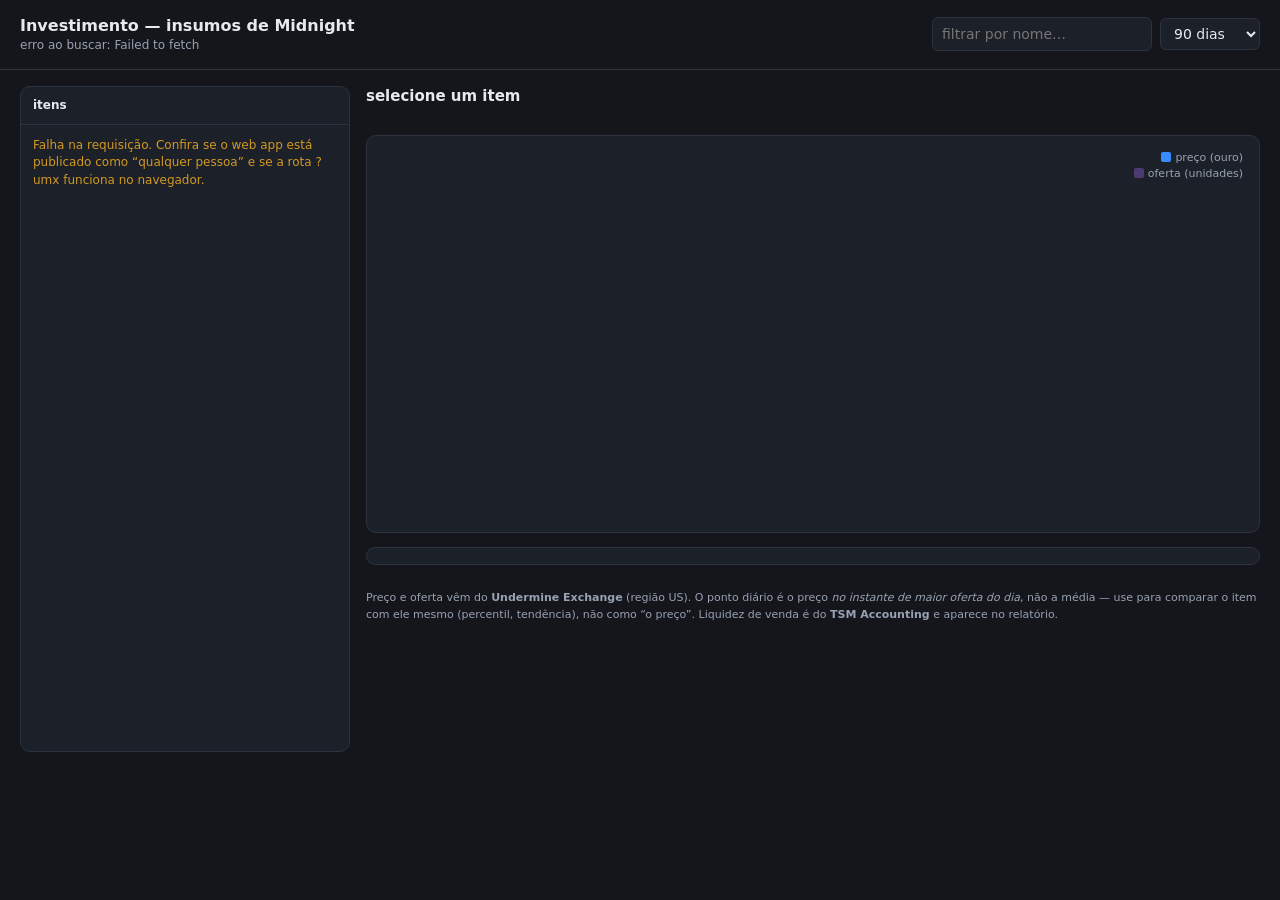
<file: investimento.html>
<!DOCTYPE html>
<html lang="pt-BR">

<head>
    <meta charset="utf-8">
    <meta name="viewport" content="width=device-width, initial-scale=1">
    <title>Investimento — insumos de Midnight</title>
    <style>
        :root {
            --bg: #14161c;
            --card: #1c2029;
            --line: #2b3240;
            --txt: #e6e9ef;
            --dim: #98a2b3;
            --verde: #3fb950;
            --amarelo: #d29922;
            --vermelho: #f85149;
            --azul: #388bfd;
            --roxo: #a371f7;
        }

        * {
            box-sizing: border-box;
        }

        body {
            margin: 0;
            background: var(--bg);
            color: var(--txt);
            font: 14px/1.45 system-ui, -apple-system, "Segoe UI", Roboto, sans-serif;
        }

        header {
            padding: 14px 20px;
            border-bottom: 1px solid var(--line);
            display: flex;
            gap: 16px;
            align-items: center;
            flex-wrap: wrap;
        }

        header h1 {
            font-size: 16px;
            margin: 0;
            font-weight: 600;
        }

        header .sub {
            color: var(--dim);
            font-size: 12px;
        }

        select,
        input {
            background: var(--card);
            color: var(--txt);
            border: 1px solid var(--line);
            border-radius: 6px;
            padding: 6px 9px;
            font: inherit;
        }

        input {
            min-width: 220px;
        }

        main {
            display: grid;
            grid-template-columns: 330px 1fr;
            gap: 16px;
            padding: 16px 20px 40px;
        }

        @media (max-width: 900px) {
            main {
                grid-template-columns: 1fr;
            }
        }

        .card {
            background: var(--card);
            border: 1px solid var(--line);
            border-radius: 10px;
        }

        #listaCard {
            display: flex;
            flex-direction: column;
            max-height: 74vh;
        }

        #listaCard .cab {
            padding: 10px 12px;
            border-bottom: 1px solid var(--line);
            display: flex;
            justify-content: space-between;
        }

        #lista {
            overflow: auto;
        }

        .item {
            display: grid;
            grid-template-columns: 1fr auto;
            gap: 2px 8px;
            padding: 8px 12px;
            border-bottom: 1px solid rgba(255, 255, 255, .04);
            cursor: pointer;
        }

        .item:hover {
            background: rgba(255, 255, 255, .03);
        }

        .item.on {
            background: rgba(56, 139, 253, .14);
            box-shadow: inset 3px 0 0 var(--azul);
        }

        .item .nome {
            font-size: 13px;
        }

        .item .meta {
            color: var(--dim);
            font-size: 11px;
            grid-column: 1 / 2;
        }

        .item .pct {
            font-weight: 700;
            font-size: 13px;
            text-align: right;
            font-variant-numeric: tabular-nums;
        }

        .barato {
            color: var(--verde);
        }

        .medio {
            color: var(--amarelo);
        }

        .caro {
            color: var(--vermelho);
        }

        #painel {
            min-height: 74vh;
            display: flex;
            flex-direction: column;
            gap: 14px;
        }

        #painel h2 {
            font-size: 15px;
            margin: 0;
            font-weight: 600;
        }

        #kpis {
            display: grid;
            grid-template-columns: repeat(auto-fit, minmax(120px, 1fr));
            gap: 8px;
        }

        .kpi {
            background: var(--card);
            border: 1px solid var(--line);
            border-radius: 8px;
            padding: 8px 10px;
        }

        .kpi .r {
            color: var(--dim);
            font-size: 11px;
            text-transform: uppercase;
            letter-spacing: .04em;
        }

        .kpi .v {
            font-size: 16px;
            font-weight: 600;
            font-variant-numeric: tabular-nums;
        }

        .kpi .h {
            color: var(--dim);
            font-size: 11px;
        }

        #graficoWrap {
            background: var(--card);
            border: 1px solid var(--line);
            border-radius: 10px;
            padding: 8px;
            position: relative;
        }

        svg {
            display: block;
            width: 100%;
            height: 380px;
        }

        .eixo {
            fill: var(--dim);
            font-size: 10px;
        }

        .grid {
            stroke: rgba(255, 255, 255, .07);
            stroke-width: 1;
        }

        .legenda {
            position: absolute;
            top: 14px;
            right: 16px;
            font-size: 11px;
            color: var(--dim);
            text-align: right;
        }

        .legenda i {
            display: inline-block;
            width: 10px;
            height: 10px;
            border-radius: 2px;
            margin-right: 4px;
            vertical-align: -1px;
        }

        #tip {
            position: absolute;
            pointer-events: none;
            background: #0b0e13;
            border: 1px solid var(--line);
            border-radius: 6px;
            padding: 6px 8px;
            font-size: 11px;
            display: none;
            white-space: nowrap;
            z-index: 5;
        }

        table {
            border-collapse: collapse;
            width: 100%;
        }

        th,
        td {
            text-align: right;
            padding: 6px 8px;
            border-bottom: 1px solid rgba(255, 255, 255, .05);
            font-variant-numeric: tabular-nums;
        }

        th:first-child,
        td:first-child {
            text-align: left;
        }

        th {
            color: var(--dim);
            font-weight: 500;
            font-size: 11px;
            text-transform: uppercase;
            letter-spacing: .04em;
        }

        .aviso {
            color: var(--amarelo);
            font-size: 12px;
            padding: 6px 0;
        }

        .nota {
            color: var(--dim);
            font-size: 11px;
            line-height: 1.5;
        }

        a {
            color: var(--azul);
        }

        #carregando {
            color: var(--dim);
            font-size: 13px;
        }
    </style>
</head>

<body>

    <header>
        <div>
            <h1>Investimento — insumos de Midnight</h1>
            <div class="sub" id="sub">carregando…</div>
        </div>
        <div style="margin-left:auto; display:flex; gap:8px; align-items:center; flex-wrap:wrap">
            <input id="busca" type="search" placeholder="filtrar por nome…">
            <select id="janela">
                <option value="30">30 dias</option>
                <option value="90" selected>90 dias</option>
                <option value="180">180 dias</option>
                <option value="365">1 ano</option>
            </select>
        </div>
    </header>

    <main>
        <div class="card" id="listaCard">
            <div class="cab">
                <strong style="font-size:12px">itens</strong>
                <span class="nota" id="contagem"></span>
            </div>
            <div id="lista">
                <div id="carregando" style="padding:12px">carregando…</div>
            </div>
        </div>

        <section id="painel">
            <h2 id="titulo">selecione um item</h2>
            <div id="kpis"></div>

            <div id="graficoWrap">
                <div class="legenda">
                    <div><i style="background:#388bfd"></i>preço (ouro)</div>
                    <div><i style="background:rgba(163,113,247,.35)"></i>oferta (unidades)</div>
                </div>
                <svg id="grafico" viewBox="0 0 900 380" preserveAspectRatio="none"></svg>
                <div id="tip"></div>
            </div>

            <div class="card" style="padding:4px 12px 12px">
                <table id="stats"></table>
            </div>

            <p class="nota">
                Preço e oferta vêm do <strong>Undermine Exchange</strong> (região US). O ponto diário é o
                preço <em>no instante de maior oferta do dia</em>, não a média — use para comparar o item
                com ele mesmo (percentil, tendência), não como “o preço”. Liquidez de venda é do
                <strong>TSM Accounting</strong> e aparece no relatório.
            </p>
        </section>
    </main>

    <script>
        (function () {
            'use strict';

            // Mesma URL do tracker. Pode ser sobrescrita com ?script=<url> (fica no localStorage).
            var SCRIPT_URL_PADRAO = 'https://script.google.com/macros/s/' +
                'AKfycbzazeRXF0FWhWRDGGYqqSZKbH3l7srnDSX-SAo1NrDj0HFLWs2smTdSbbQ18j5CMH-c/exec';
            var LS_KEY = 'kaychak_script_url';

            var busca = new URLSearchParams(location.search);
            if (busca.get('script')) {
                try { localStorage.setItem(LS_KEY, busca.get('script')); } catch (e) { }
                history.replaceState(null, '', location.pathname);
            }
            var SCRIPT_URL = (function () {
                try { return localStorage.getItem(LS_KEY) || SCRIPT_URL_PADRAO; } catch (e) { return SCRIPT_URL_PADRAO; }
            })();

            var estado = { dias: 90, itens: {}, ordem: [], selecionado: null, filtro: '', meta: null };

            var $ = function (id) { return document.getElementById(id); };

            // ---------------------------------------------------------------- formato
            function ouro(v) {
                if (v === null || v === undefined || isNaN(v)) return '—';
                if (v >= 1000000) return (v / 1000000).toFixed(2) + 'M g';
                if (v >= 1000) return (v / 1000).toFixed(1) + 'k g';
                if (v >= 10) return v.toFixed(1) + ' g';
                if (v >= 1) return v.toFixed(2) + ' g';
                return v.toFixed(3) + ' g';
            }
            function num(v) {
                if (v === null || v === undefined || isNaN(v)) return '—';
                if (v >= 1000000) return (v / 1000000).toFixed(1) + 'M';
                if (v >= 1000) return (v / 1000).toFixed(1) + 'k';
                return Math.round(v).toString();
            }
            function pctClasse(p) {
                if (p === null || p === undefined) return 'medio';
                if (p <= 20) return 'barato';
                if (p >= 80) return 'caro';
                return 'medio';
            }
            function dataCurta(iso) { return iso ? iso.slice(5) : ''; }

            // ---------------------------------------------------------------- dados
            function carregar() {
                $('sub').textContent = 'buscando ' + estado.dias + ' dias…';
                var url = SCRIPT_URL + '?umx=' + estado.dias + '&_=' + Date.now();
                fetch(url, { method: 'GET' })
                    .then(function (r) { return r.json(); })
                    .then(function (j) {
                        var d = (j && j.data) || {};
                        estado.itens = d.umx || {};
                        estado.meta = d.umxMeta || {};
                        montarLista();
                        var aviso = estado.meta.aviso;
                        $('sub').textContent = aviso
                            ? ('aviso: ' + aviso)
                            : (Object.keys(estado.itens).length + ' item(ns) · janela de ' + estado.dias + ' dias');
                    })
                    .catch(function (e) {
                        $('sub').textContent = 'erro ao buscar: ' + e.message;
                        $('lista').innerHTML = '<div class="aviso" style="padding:12px">' +
                            'Falha na requisição. Confira se o web app está publicado como ' +
                            '“qualquer pessoa” e se a rota ?umx funciona no navegador.</div>';
                    });
            }

            function ordenar() {
                estado.ordem = Object.keys(estado.itens)
                    .filter(function (k) {
                        if (!estado.filtro) return true;
                        return (estado.itens[k].nome || '').toLowerCase().indexOf(estado.filtro) !== -1;
                    })
                    .sort(function (a, b) {
                        var pa = (estado.itens[a].stats || {}).d30 ? estado.itens[a].stats.d30.pct : 999;
                        var pb = (estado.itens[b].stats || {}).d30 ? estado.itens[b].stats.d30.pct : 999;
                        return pa - pb;   // mais barato primeiro
                    });
            }

            function montarLista() {
                ordenar();
                var cont = $('contagem');
                cont.textContent = estado.ordem.length + ' de ' + Object.keys(estado.itens).length;

                if (!estado.ordem.length) {
                    $('lista').innerHTML = '<div class="aviso" style="padding:12px">' +
                        'Nenhum item com série ainda.<br>No Apps Script: <code>umxPuxarDiario()</code>.</div>';
                    return;
                }

                var html = estado.ordem.map(function (k) {
                    var it = estado.itens[k];
                    var st = it.stats || {};
                    var pct = st.d30 ? st.d30.pct : null;
                    var agora = it.agora ? it.agora.preco : st.atual;
                    return '<div class="item' + (k === estado.selecionado ? ' on' : '') + '" data-id="' + k + '">' +
                        '<div class="nome">' + esc(it.nome) + '</div>' +
                        '<div class="pct ' + pctClasse(pct) + '">' + (pct === null ? '—' : pct.toFixed(0) + '%') + '</div>' +
                        '<div class="meta">' + ouro(agora) + ' · oferta ' + num(it.agora ? it.agora.oferta : null) +
                        (it.agora && Number(it.agora.oferta) === 0 ? ' · SEM ESTOQUE' : '') + '</div>' +
                        '</div>';
                }).join('');

                $('lista').innerHTML = html;
                Array.prototype.forEach.call($('lista').querySelectorAll('.item'), function (el) {
                    el.addEventListener('click', function () { selecionar(el.getAttribute('data-id')); });
                });

                if (!estado.selecionado && estado.ordem.length) selecionar(estado.ordem[0]);
            }

            function esc(s) {
                return String(s || '').replace(/[&<>"]/g, function (c) {
                    return { '&': '&', '<': '<', '>': '>', '"': '"' }[c];
                });
            }

            // ---------------------------------------------------------------- painel
            function selecionar(id) {
                estado.selecionado = id;
                Array.prototype.forEach.call(document.querySelectorAll('.item'), function (el) {
                    el.classList.toggle('on', el.getAttribute('data-id') === id);
                });
                var it = estado.itens[id];
                if (!it) return;

                var st = it.stats || {};
                var d30 = st.d30 || {};
                var agora = it.agora || {};

                $('titulo').textContent = it.nome;

                var kpis = [
                    ['preço agora', ouro(agora.preco !== undefined ? agora.preco : st.atual), ''],
                    ['oferta agora', num(agora.oferta),
                        Number(agora.oferta) === 0
                            ? 'sem anúncio — o preço é do último negócio, não dá para comprar aqui'
                            : 'unidades na região'],
                    ['mediana 30d', ouro(d30.mediana),
                        (d30.n !== undefined && d30.n < 30) ? d30.n + ' de 30 pontos' : ''],
                    ['percentil 30d', d30.pct === undefined ? '—' : d30.pct.toFixed(0) + '%', '0 = mais barato do mês'],
                    ['tendência 7/30', st.tend_7_vs_30 === undefined || st.tend_7_vs_30 === null ? '—' : (st.tend_7_vs_30 > 0 ? '+' : '') + st.tend_7_vs_30 + '%', ''],
                    ['mín / máx (série)', ouro(st.min) + ' / ' + ouro(st.max), st.n + ' ponto(s)']
                ];
                $('kpis').innerHTML = kpis.map(function (k) {
                    return '<div class="kpi"><div class="r">' + k[0] + '</div><div class="v">' + k[1] +
                        '</div><div class="h">' + k[2] + '</div></div>';
                }).join('');

                desenhar(it);
                tabelaStats(it);
            }

            function desenhar(it) {
                var svg = $('grafico');
                var W = 900, H = 380;
                var m = { l: 62, r: 58, t: 18, b: 28 };
                var pontos = it.dias || [];
                if (!pontos.length) { svg.innerHTML = ''; return; }

                var precos = pontos.map(function (p) { return p[1]; }).filter(function (v) { return v > 0; });
                var ofertas = pontos.map(function (p) { return p[2] || 0; });

                var pMin = Math.min.apply(null, precos), pMax = Math.max.apply(null, precos);
                var usarLog = pMin > 0 && (pMax / pMin) > 25;
                var oMax = Math.max.apply(null, ofertas.concat([1]));

                function yPreco(v) {
                    if (usarLog) {
                        var lo = Math.log(Math.max(pMin, 0.0001)), hi = Math.log(pMax);
                        var t = (Math.log(Math.max(v, 0.0001)) - lo) / ((hi - lo) || 1);
                        return m.t + (1 - t) * (H - m.t - m.b);
                    }
                    var t2 = (v - pMin) / ((pMax - pMin) || 1);
                    return m.t + (1 - t2) * (H - m.t - m.b);
                }
                function yOferta(v) {
                    return m.t + (1 - (v / oMax)) * (H - m.t - m.b);
                }
                function x(i) {
                    return m.l + (i / ((pontos.length - 1) || 1)) * (W - m.l - m.r);
                }

                var partes = [];

                // grid horizontal + rotulos de preco
                for (var g = 0; g <= 4; g++) {
                    var yv = pMin + (pMax - pMin) * (g / 4);
                    var y = m.t + (1 - g / 4) * (H - m.t - m.b);
                    partes.push('<line class="grid" x1="' + m.l + '" y1="' + y + '" x2="' + (W - m.r) + '" y2="' + y + '"/>');
                    partes.push('<text class="eixo" x="' + (m.l - 6) + '" y="' + (y + 3) + '" text-anchor="end">' +
                        ouro(usarLog ? Math.exp(Math.log(Math.max(pMin, 0.0001)) + (Math.log(pMax) - Math.log(Math.max(pMin, 0.0001))) * (g / 4)) : yv) + '</text>');
                }

                // area de oferta
                var area = 'M' + x(0) + ',' + (H - m.b);
                pontos.forEach(function (p, i) { area += ' L' + x(i) + ',' + yOferta(p[2] || 0); });
                area += ' L' + x(pontos.length - 1) + ',' + (H - m.b) + ' Z';
                partes.push('<path d="' + area + '" fill="rgba(163,113,247,.22)" stroke="rgba(163,113,247,.55)" stroke-width="1"/>');

                // linha de preco
                var linha = '';
                pontos.forEach(function (p, i) {
                    if (!(p[1] > 0)) return;
                    linha += (linha ? ' L' : 'M') + x(i) + ',' + yPreco(p[1]);
                });
                partes.push('<path d="' + linha + '" fill="none" stroke="#388bfd" stroke-width="1.8"/>');

                // ultimo ponto
                var ult = pontos[pontos.length - 1];
                partes.push('<circle cx="' + x(pontos.length - 1) + '" cy="' + yPreco(ult[1]) + '" r="3.5" fill="#388bfd"/>');

                // eixo x: ~6 marcas
                var passo = Math.max(1, Math.floor(pontos.length / 6));
                for (var i2 = 0; i2 < pontos.length; i2 += passo) {
                    partes.push('<text class="eixo" x="' + x(i2) + '" y="' + (H - m.b + 16) + '" text-anchor="middle">' +
                        dataCurta(pontos[i2][0]) + '</text>');
                }

                // rotulo do eixo direito (oferta)
                partes.push('<text class="eixo" x="' + (W - m.r + 6) + '" y="' + (m.t + 8) + '">oferta</text>');
                partes.push('<text class="eixo" x="' + (W - m.r + 6) + '" y="' + (H - m.b) + '">0</text>');
                partes.push('<text class="eixo" x="' + (W - m.r + 6) + '" y="' + (m.t + 22) + '">' + num(oMax) + '</text>');

                svg.innerHTML = partes.join('');

                // crosshair
                svg.onmousemove = function (ev) {
                    var rect = svg.getBoundingClientRect();
                    var escala = W / rect.width;
                    var px = (ev.clientX - rect.left) * escala;
                    var i3 = Math.round((px - m.l) / ((W - m.l - m.r) / ((pontos.length - 1) || 1)));
                    i3 = Math.max(0, Math.min(pontos.length - 1, i3));
                    var p = pontos[i3];
                    var tip = $('tip');
                    tip.style.display = 'block';
                    tip.style.left = Math.min(rect.width - 170, Math.max(0, (x(i3) / escala) + 12)) + 'px';
                    tip.style.top = '30px';
                    tip.innerHTML = '<strong>' + p[0] + '</strong><br>preço ' + ouro(p[1]) +
                        '<br>oferta ' + num(p[2]);
                };
                svg.onmouseleave = function () { $('tip').style.display = 'none'; };
            }

            function tabelaStats(it) {
                var st = it.stats || {};
                var linhas = [
                    ['série', st.n ? st.n + ' ponto(s), de ' + st.primeiro + ' a ' + st.ultimo : '—'],
                    ['mínimo', ouro(st.min)], ['máximo', ouro(st.max)],
                    ['percentil na série', st.pct_serie === undefined ? '—' : st.pct_serie + '%']
                ];
                [7, 30, 90].forEach(function (j) {
                    var d = st['d' + j];
                    if (!d) return;
                    // Cobertura: se a serie tem menos pontos que a janela, o rotulo mente.
                    var cob = (d.n !== undefined && d.n < j) ? '  [' + d.n + ' de ' + j + ' pontos]' : '';
                    linhas.push(['mediana ' + j + 'd', ouro(d.mediana) + '  (percentil ' + d.pct + '%)' + cob]);
                });
                $('stats').innerHTML = '<tbody>' + linhas.map(function (l) {
                    return '<tr><td>' + l[0] + '</td><td>' + l[1] + '</td></tr>';
                }).join('') + '</tbody>';
            }

            // ---------------------------------------------------------------- eventos
            $('busca').addEventListener('input', function (e) {
                estado.filtro = e.target.value.trim().toLowerCase();
                montarLista();
            });
            $('janela').addEventListener('change', function (e) {
                estado.dias = Number(e.target.value) || 90;
                estado.selecionado = null;
                carregar();
            });
            window.addEventListener('resize', function () {
                if (estado.selecionado) desenhar(estado.itens[estado.selecionado]);
            });

            carregar();
        })();
    </script>
</body>

</html>
</file>
